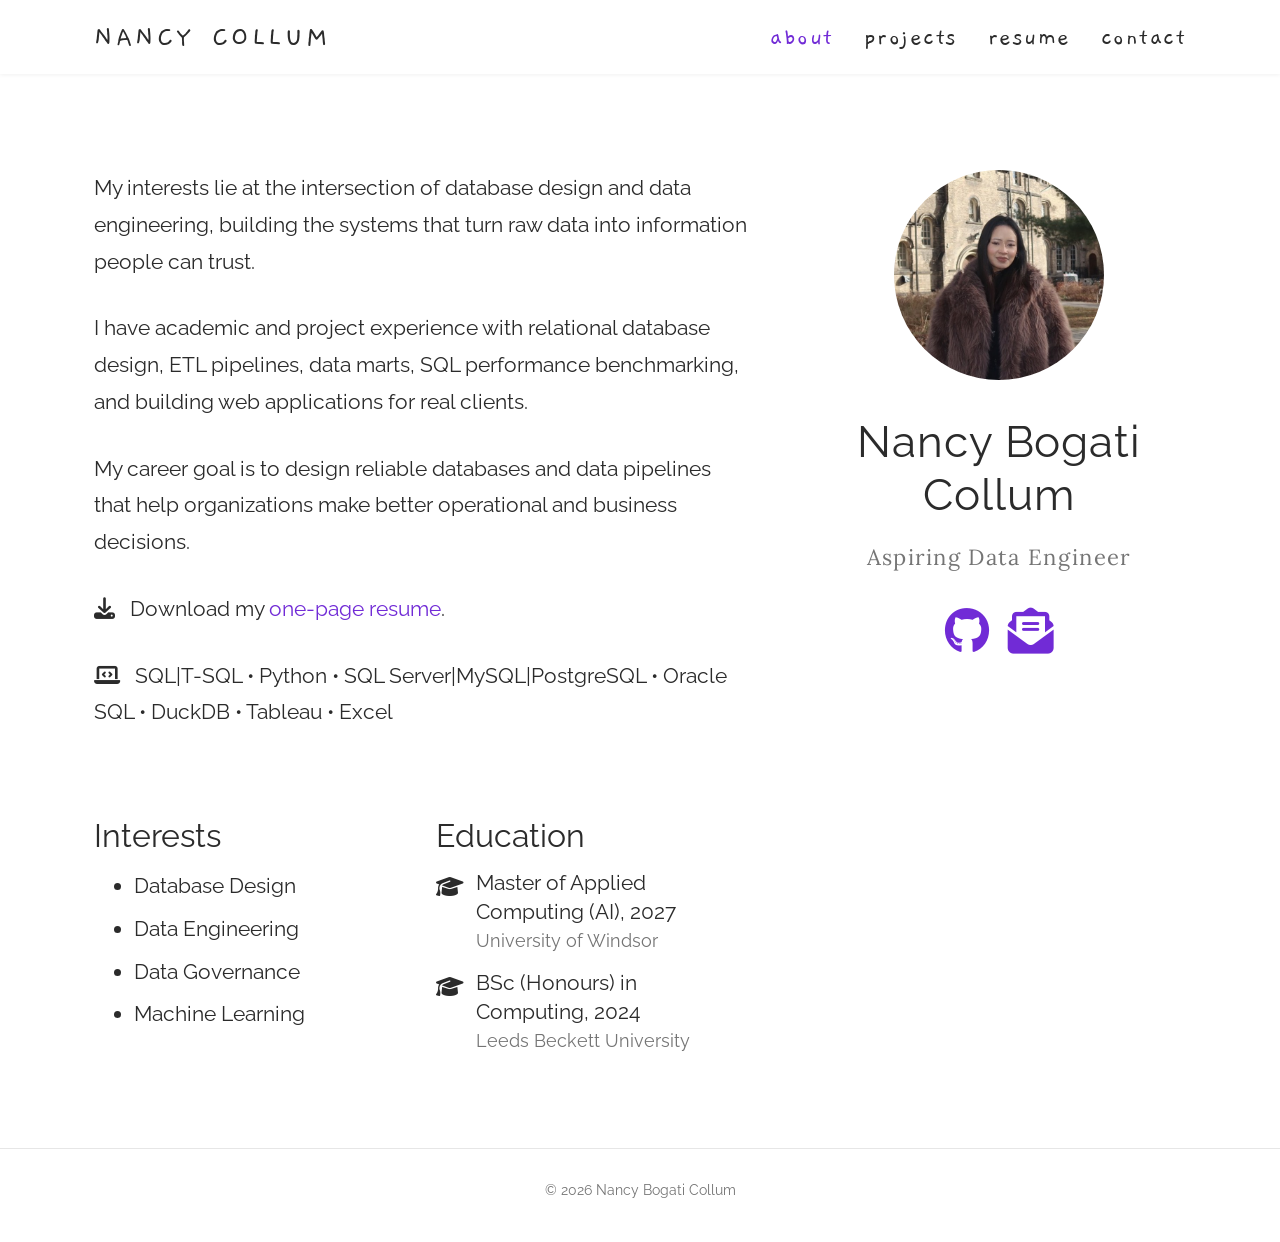
<file: index.html>
<!DOCTYPE html>
<html lang="en">
<head>
<meta charset="utf-8">
<meta name="viewport" content="width=device-width, initial-scale=1">
<title>Nancy Bogati Collum</title>
<meta name="description" content="Nancy Bogati Collum, Master of Applied Computing student at the University of Windsor. Database and data analytics projects.">
<meta name="theme-color" content="#712bd6">
<link rel="preconnect" href="https://fonts.googleapis.com">
<link rel="preconnect" href="https://fonts.gstatic.com" crossorigin>
<link href="https://fonts.googleapis.com/css2?family=Gaegu&family=Lora:ital@1&family=Raleway:wght@400;600&display=swap" rel="stylesheet">
<link rel="stylesheet" href="https://cdnjs.cloudflare.com/ajax/libs/font-awesome/6.5.1/css/all.min.css">
<link rel="stylesheet" href="style.css">
</head>
<body>
<header class="navbar"><div class="navbar-inner">
  <a class="brand" href="index.html">Nancy Collum</a>
  <nav class="nav" aria-label="Main">
    <a href="index.html" class="active" aria-current="page">about</a>
    <a href="projects.html">projects</a>
    <a href="assets/Nancy_Collum_Resume.pdf" target="_blank" rel="noopener">resume</a>
    <a href="contact.html">contact</a>
  </nav>
</div></header>
<main>
<section class="about">
  <div class="bio">
    <p>My interests lie at the intersection of database design and data engineering, building the systems that turn raw data into information people can trust.</p>
    <p>I have academic and project experience with relational database design, ETL pipelines, data marts, SQL performance benchmarking, and building web applications for real clients.</p>
    <p>My career goal is to design reliable databases and data pipelines that help organizations make better operational and business decisions.</p>
    <p class="meta-line"><i class="fas fa-download"></i> Download my <a href="assets/Nancy_Collum_Resume.pdf" target="_blank" rel="noopener">one-page resume</a>.</p>
    <p class="meta-line"><i class="fas fa-laptop-code"></i> SQL|T-SQL &bull; Python &bull; SQL Server|MySQL|PostgreSQL &bull; Oracle SQL &bull; DuckDB &bull; Tableau &bull; Excel</p>
    <div class="cols">
      <div>
        <h3>Interests</h3>
        <ul class="ul-interests">
          <li>Database Design</li>
          <li>Data Engineering</li>
          <li>Data Governance</li>
          <li>Machine Learning</li>
        </ul>
      </div>
      <div>
        <h3>Education</h3>
        <ul class="ul-edu">
          <li><i class="fas fa-graduation-cap"></i><div><p class="course">Master of Applied Computing (AI), 2027</p><p class="inst">University of Windsor</p></div></li>
          <li><i class="fas fa-graduation-cap"></i><div><p class="course">BSc (Honours) in Computing, 2024</p><p class="inst">Leeds Beckett University</p></div></li>
        </ul>
      </div>
    </div>
  </div>
  <div class="profile">
    <div class="avatar">
      <img src="assets/nancy.jpg" alt="Nancy Bogati Collum">
    </div>
    <h2>Nancy Bogati Collum</h2>
    <p class="role">Aspiring Data Engineer</p>
    <ul class="social">
      <li><a href="https://github.com/ncollum" target="_blank" rel="noopener" aria-label="GitHub"><i class="fab fa-github"></i></a></li>
      <li><a href="mailto:bogatic@uwindsor.ca" aria-label="Email"><i class="fas fa-envelope-open-text"></i></a></li>
    </ul>
  </div>
</section>
</main>
<footer>© 2026 Nancy Bogati Collum</footer>
</body>
</html>
</file>
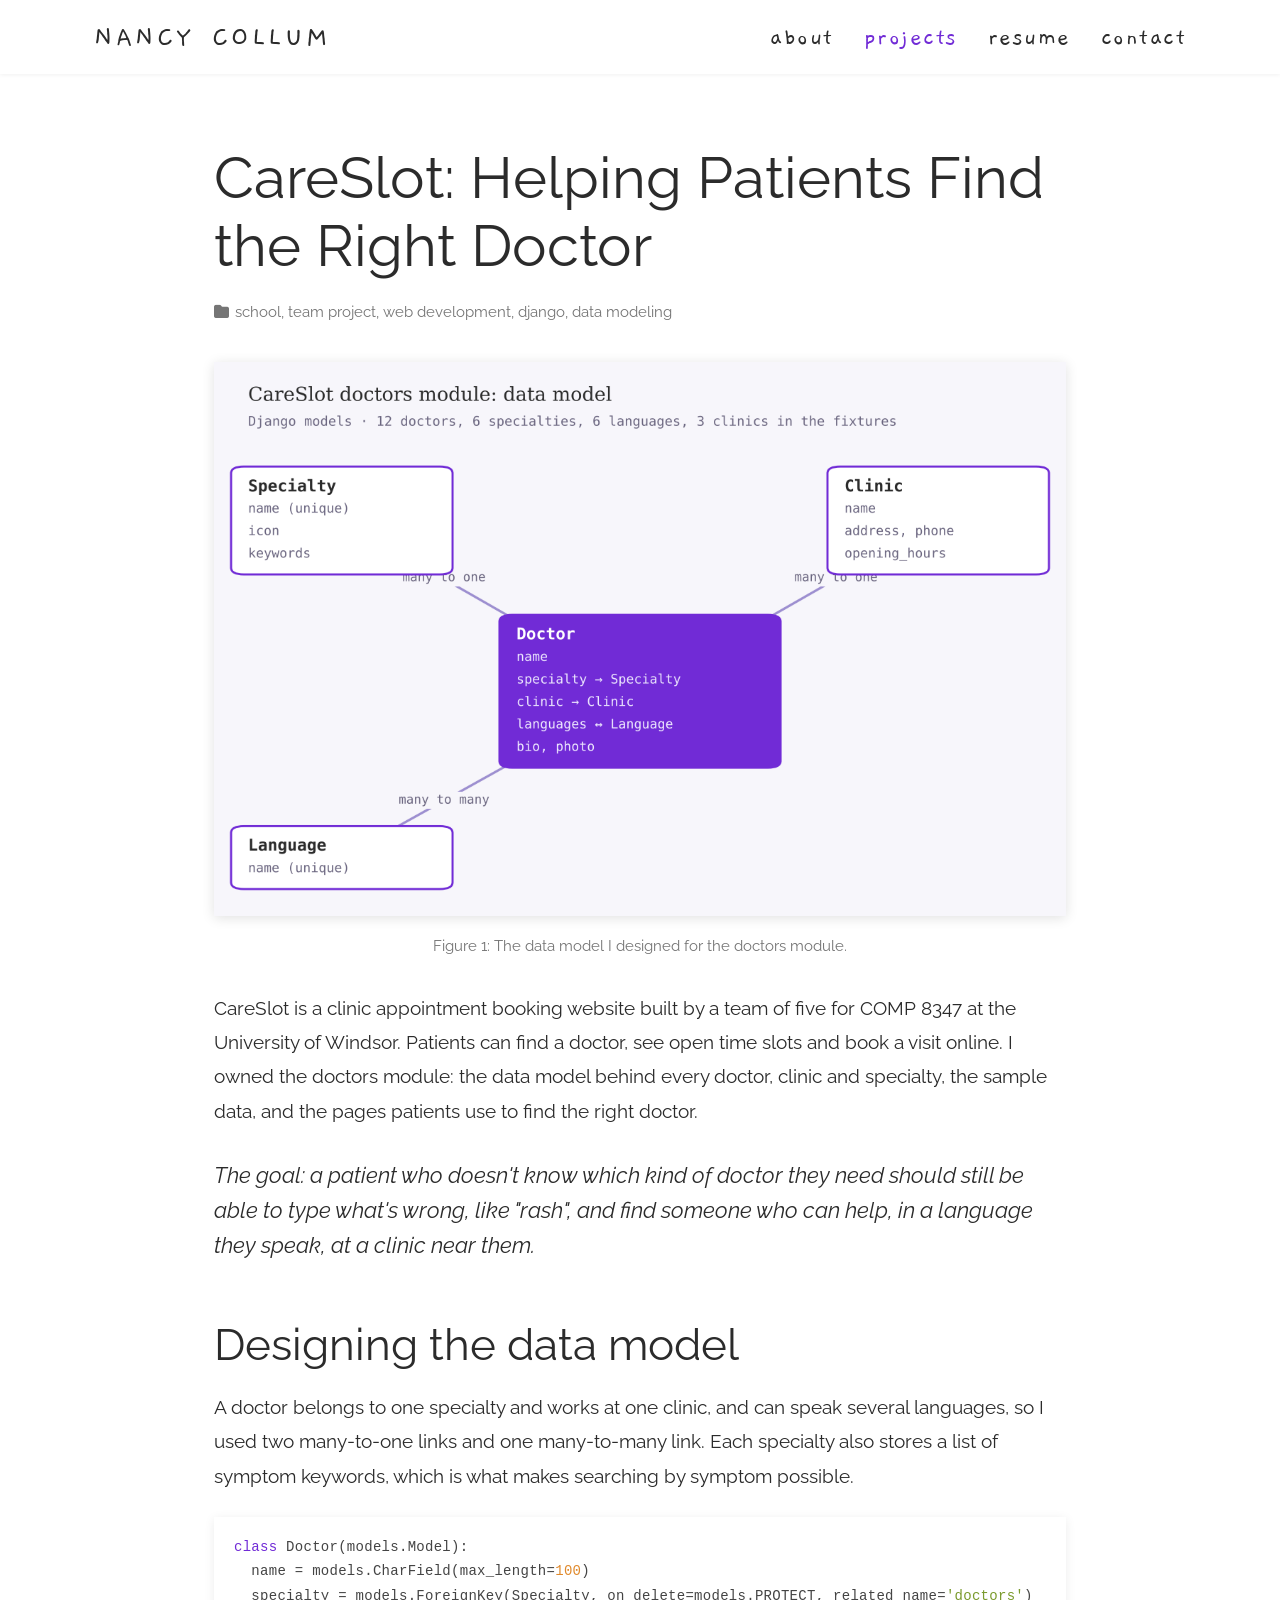
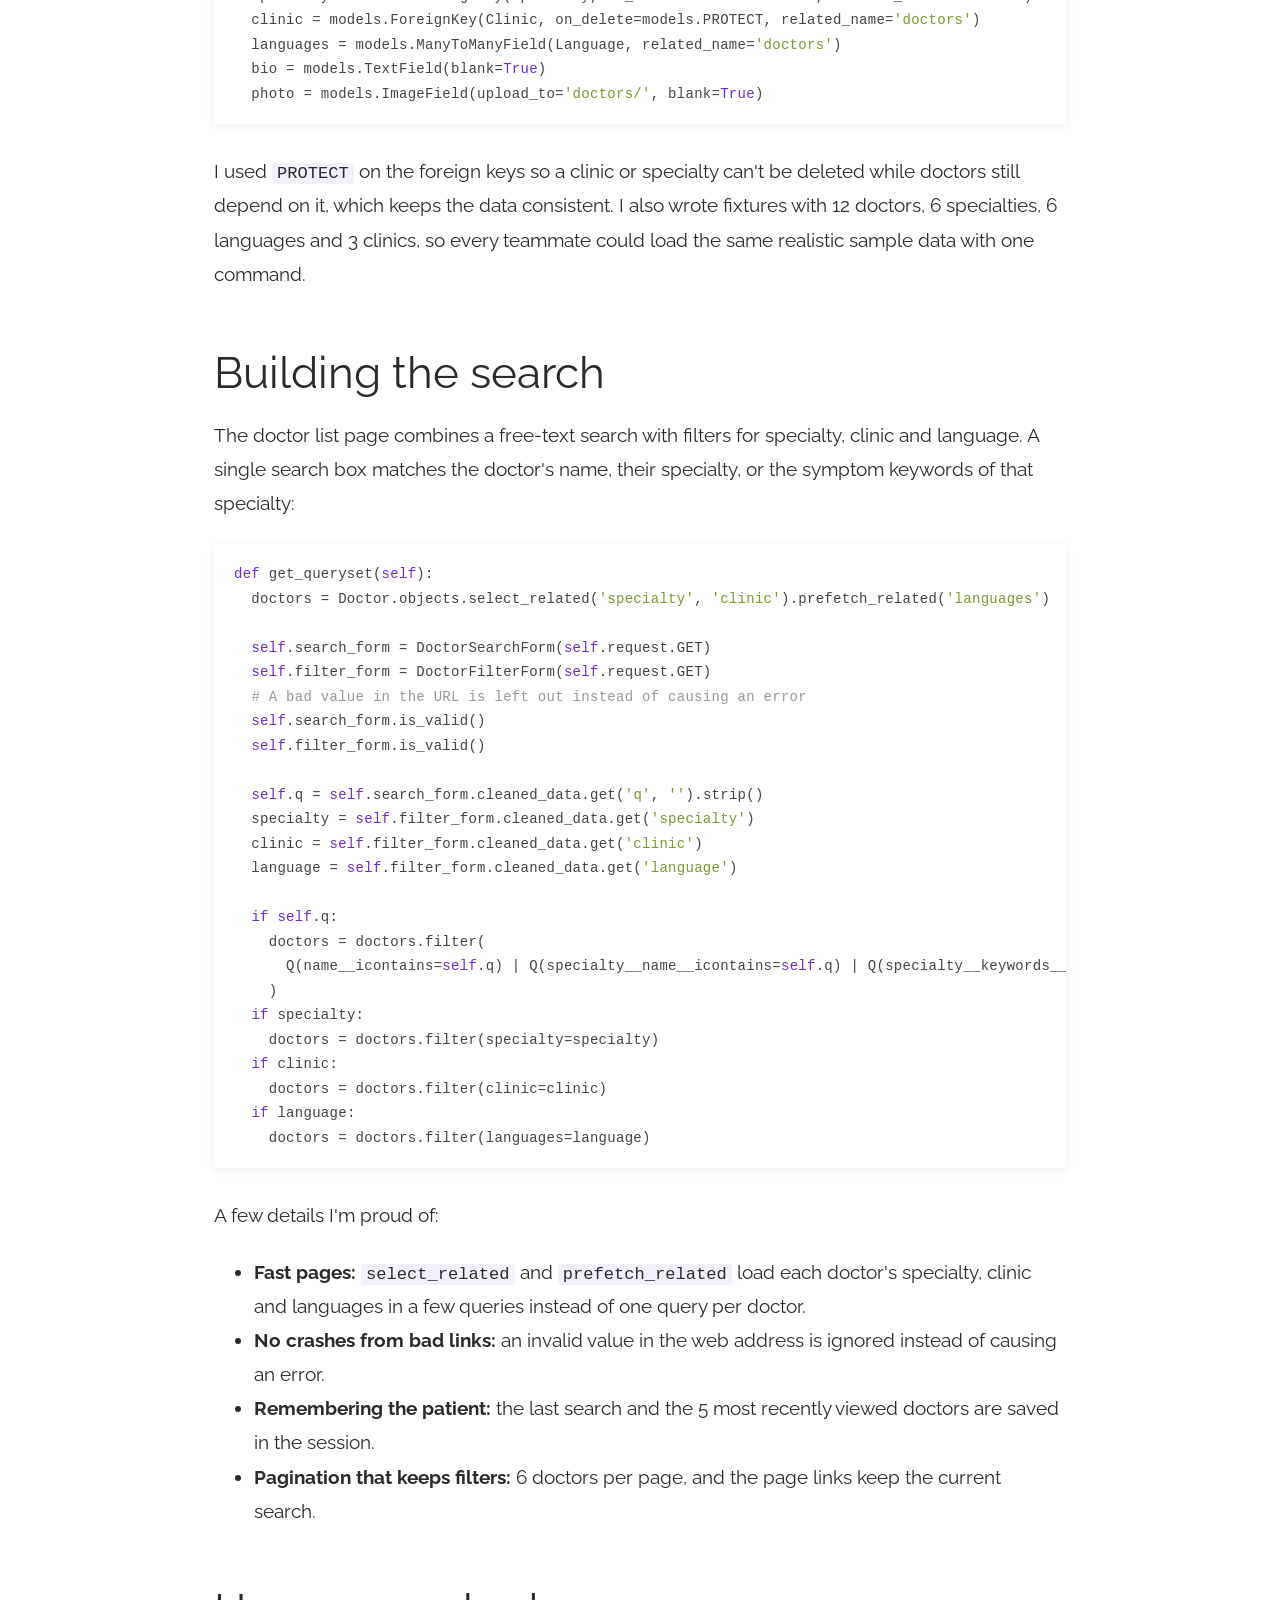
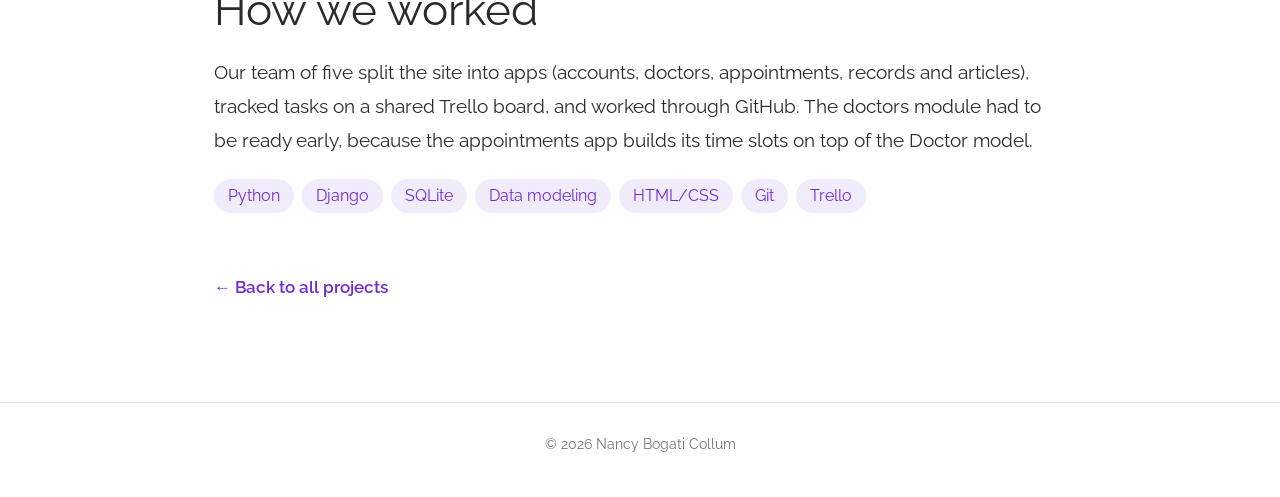
<file: projects/careslot/index.html>
<!DOCTYPE html>
<html lang="en">
<head>
<meta charset="utf-8">
<meta name="viewport" content="width=device-width, initial-scale=1">
<title>CareSlot: Helping Patients Find the Right Doctor | Nancy Bogati Collum</title>
<meta name="description" content="CareSlot: Helping Patients Find the Right Doctor, a project by Nancy Bogati Collum.">
<meta name="theme-color" content="#712bd6">
<link rel="preconnect" href="https://fonts.googleapis.com">
<link rel="preconnect" href="https://fonts.gstatic.com" crossorigin>
<link href="https://fonts.googleapis.com/css2?family=Gaegu&family=Lora:ital@1&family=Raleway:ital,wght@0,400;0,600;1,400&display=swap" rel="stylesheet">
<link rel="stylesheet" href="https://cdnjs.cloudflare.com/ajax/libs/font-awesome/6.5.1/css/all.min.css">
<link rel="stylesheet" href="../../style.css">

</head>
<body>
<header class="navbar"><div class="navbar-inner">
  <a class="brand" href="../../index.html">Nancy Collum</a>
  <nav class="nav" aria-label="Main">
    <a href="../../index.html">about</a>
    <a href="../../projects.html" class="active" aria-current="page">projects</a>
    <a href="../../assets/Nancy_Collum_Resume.pdf" target="_blank" rel="noopener">resume</a>
    <a href="../../contact.html">contact</a>
  </nav>
</div></header>
<main class="post">
<h1>CareSlot: Helping Patients Find the Right Doctor</h1>
<p class="meta"><i class="fas fa-folder"></i>school, team project, web development, django, data modeling</p>

<figure><img src="../../img/careslot/model.png" alt="Figure 1: The data model I designed for the doctors module."><figcaption>Figure 1: The data model I designed for the doctors module.</figcaption></figure>
<p>CareSlot is a clinic appointment booking website built by a team of five for COMP 8347 at the University of Windsor. Patients can find a doctor, see open time slots and book a visit online. I owned the doctors module: the data model behind every doctor, clinic and specialty, the sample data, and the pages patients use to find the right doctor.</p>
<p class="question">The goal: a patient who doesn't know which kind of doctor they need should still be able to type what's wrong, like "rash", and find someone who can help, in a language they speak, at a clinic near them.</p>

<h2>Designing the data model</h2>
<p>A doctor belongs to one specialty and works at one clinic, and can speak several languages, so I used two many-to-one links and one many-to-many link. Each specialty also stores a list of symptom keywords, which is what makes searching by symptom possible.</p>
<pre><code><span class="k">class</span> Doctor(models.Model):
  name = models.CharField(max_length=<span class="n">100</span>)
  specialty = models.ForeignKey(Specialty, on_delete=models.PROTECT, related_name=<span class="s">&#x27;doctors&#x27;</span>)
  clinic = models.ForeignKey(Clinic, on_delete=models.PROTECT, related_name=<span class="s">&#x27;doctors&#x27;</span>)
  languages = models.ManyToManyField(Language, related_name=<span class="s">&#x27;doctors&#x27;</span>)
  bio = models.TextField(blank=<span class="k">True</span>)
  photo = models.ImageField(upload_to=<span class="s">&#x27;doctors/&#x27;</span>, blank=<span class="k">True</span>)</code></pre>
<p>I used <code>PROTECT</code> on the foreign keys so a clinic or specialty can't be deleted while doctors still depend on it, which keeps the data consistent. I also wrote fixtures with 12 doctors, 6 specialties, 6 languages and 3 clinics, so every teammate could load the same realistic sample data with one command.</p>

<h2>Building the search</h2>
<p>The doctor list page combines a free-text search with filters for specialty, clinic and language. A single search box matches the doctor's name, their specialty, or the symptom keywords of that specialty:</p>
<pre><code><span class="k">def</span> get_queryset(<span class="k">self</span>):
  doctors = Doctor.objects.select_related(<span class="s">&#x27;specialty&#x27;</span>, <span class="s">&#x27;clinic&#x27;</span>).prefetch_related(<span class="s">&#x27;languages&#x27;</span>)

  <span class="k">self</span>.search_form = DoctorSearchForm(<span class="k">self</span>.request.GET)
  <span class="k">self</span>.filter_form = DoctorFilterForm(<span class="k">self</span>.request.GET)
  <span class="c"># A bad value in the URL is left out instead of causing an error</span>
  <span class="k">self</span>.search_form.is_valid()
  <span class="k">self</span>.filter_form.is_valid()

  <span class="k">self</span>.q = <span class="k">self</span>.search_form.cleaned_data.get(<span class="s">&#x27;q&#x27;</span>, <span class="s">&#x27;&#x27;</span>).strip()
  specialty = <span class="k">self</span>.filter_form.cleaned_data.get(<span class="s">&#x27;specialty&#x27;</span>)
  clinic = <span class="k">self</span>.filter_form.cleaned_data.get(<span class="s">&#x27;clinic&#x27;</span>)
  language = <span class="k">self</span>.filter_form.cleaned_data.get(<span class="s">&#x27;language&#x27;</span>)

  <span class="k">if</span> <span class="k">self</span>.q:
    doctors = doctors.filter(
      Q(name__icontains=<span class="k">self</span>.q) | Q(specialty__name__icontains=<span class="k">self</span>.q) | Q(specialty__keywords__icontains=<span class="k">self</span>.q)
    )
  <span class="k">if</span> specialty:
    doctors = doctors.filter(specialty=specialty)
  <span class="k">if</span> clinic:
    doctors = doctors.filter(clinic=clinic)
  <span class="k">if</span> language:
    doctors = doctors.filter(languages=language)</code></pre>
<p>A few details I'm proud of:</p>
<ul>
<li><b>Fast pages:</b> <code>select_related</code> and <code>prefetch_related</code> load each doctor's specialty, clinic and languages in a few queries instead of one query per doctor.</li>
<li><b>No crashes from bad links:</b> an invalid value in the web address is ignored instead of causing an error.</li>
<li><b>Remembering the patient:</b> the last search and the 5 most recently viewed doctors are saved in the session.</li>
<li><b>Pagination that keeps filters:</b> 6 doctors per page, and the page links keep the current search.</li>
</ul>

<h2>How we worked</h2>
<p>Our team of five split the site into apps (accounts, doctors, appointments, records and articles), tracked tasks on a shared Trello board, and worked through GitHub. The doctors module had to be ready early, because the appointments app builds its time slots on top of the Doctor model.</p>

<ul class="stack"><li>Python</li><li>Django</li><li>SQLite</li><li>Data modeling</li><li>HTML/CSS</li><li>Git</li><li>Trello</li></ul>

<a class="back" href="../../projects.html">&larr; Back to all projects</a>
</main>
<footer>© 2026 Nancy Bogati Collum</footer>

</body>
</html>
</file>
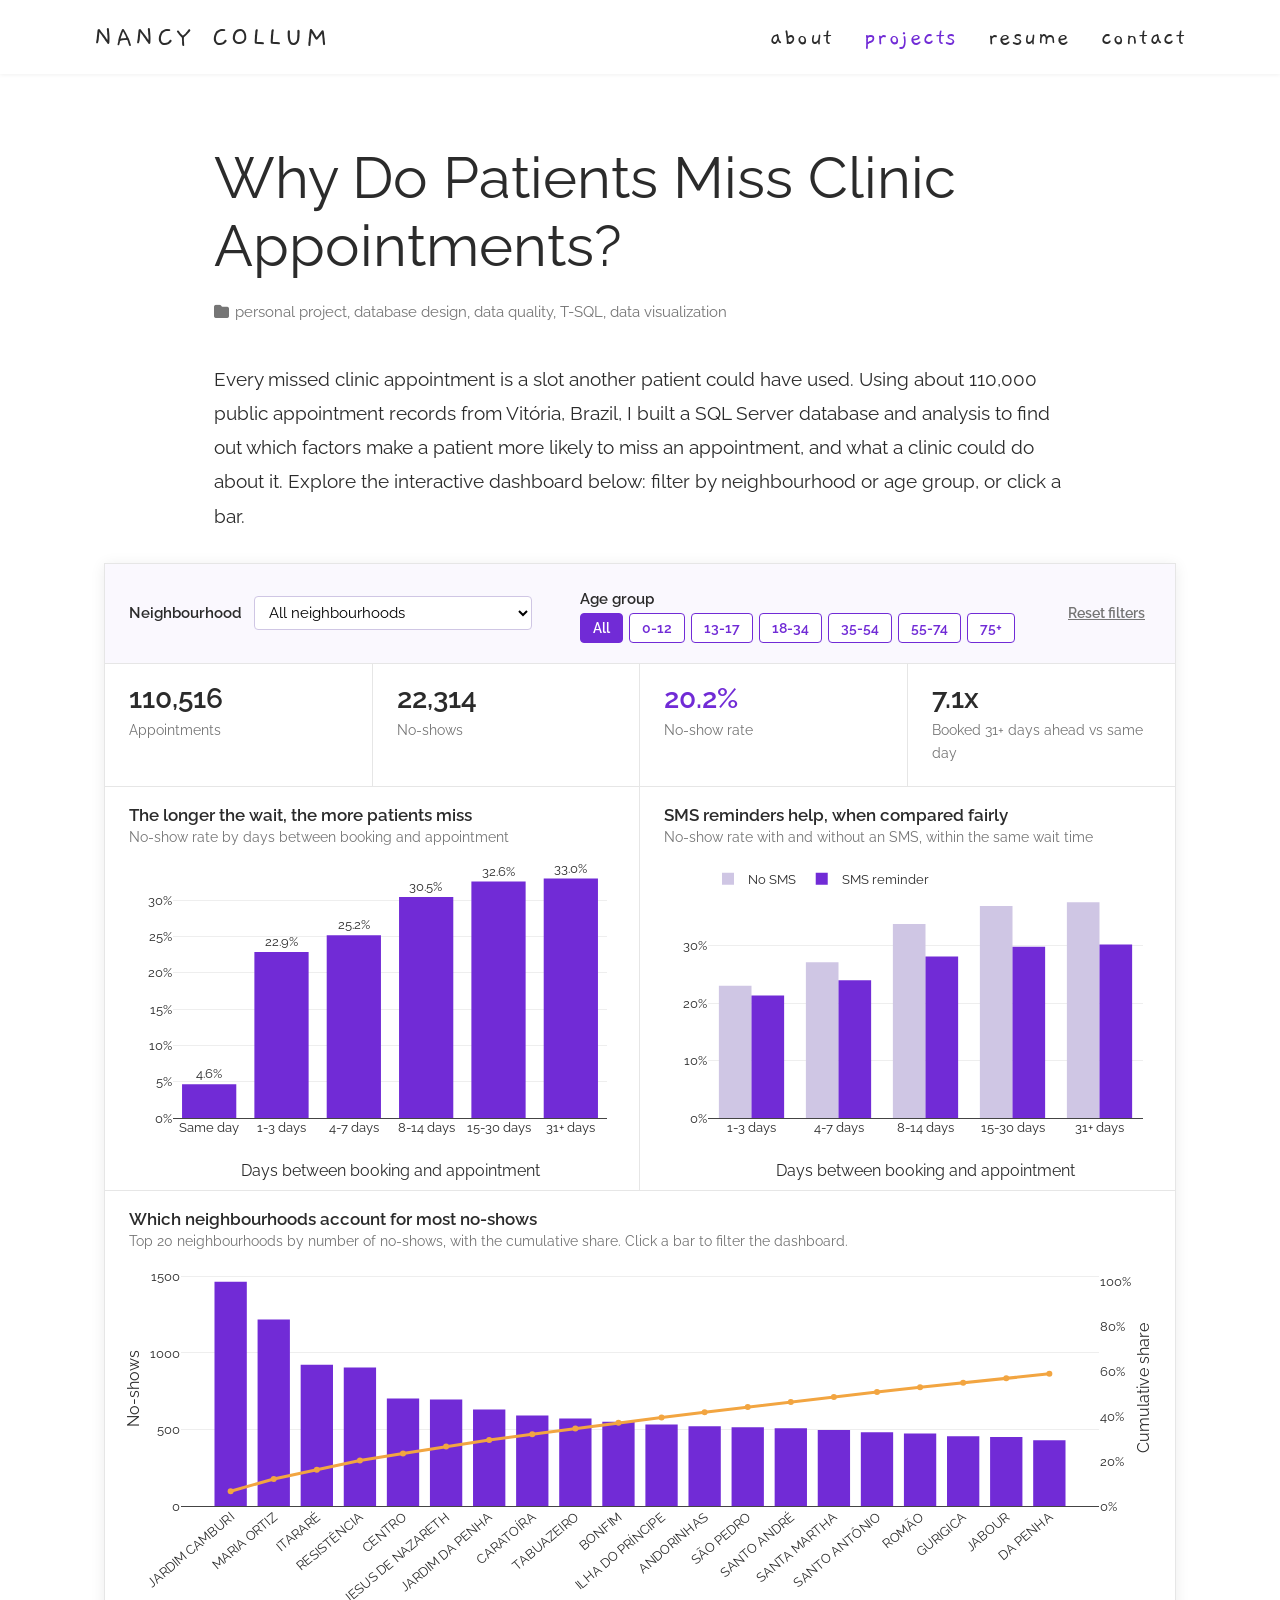
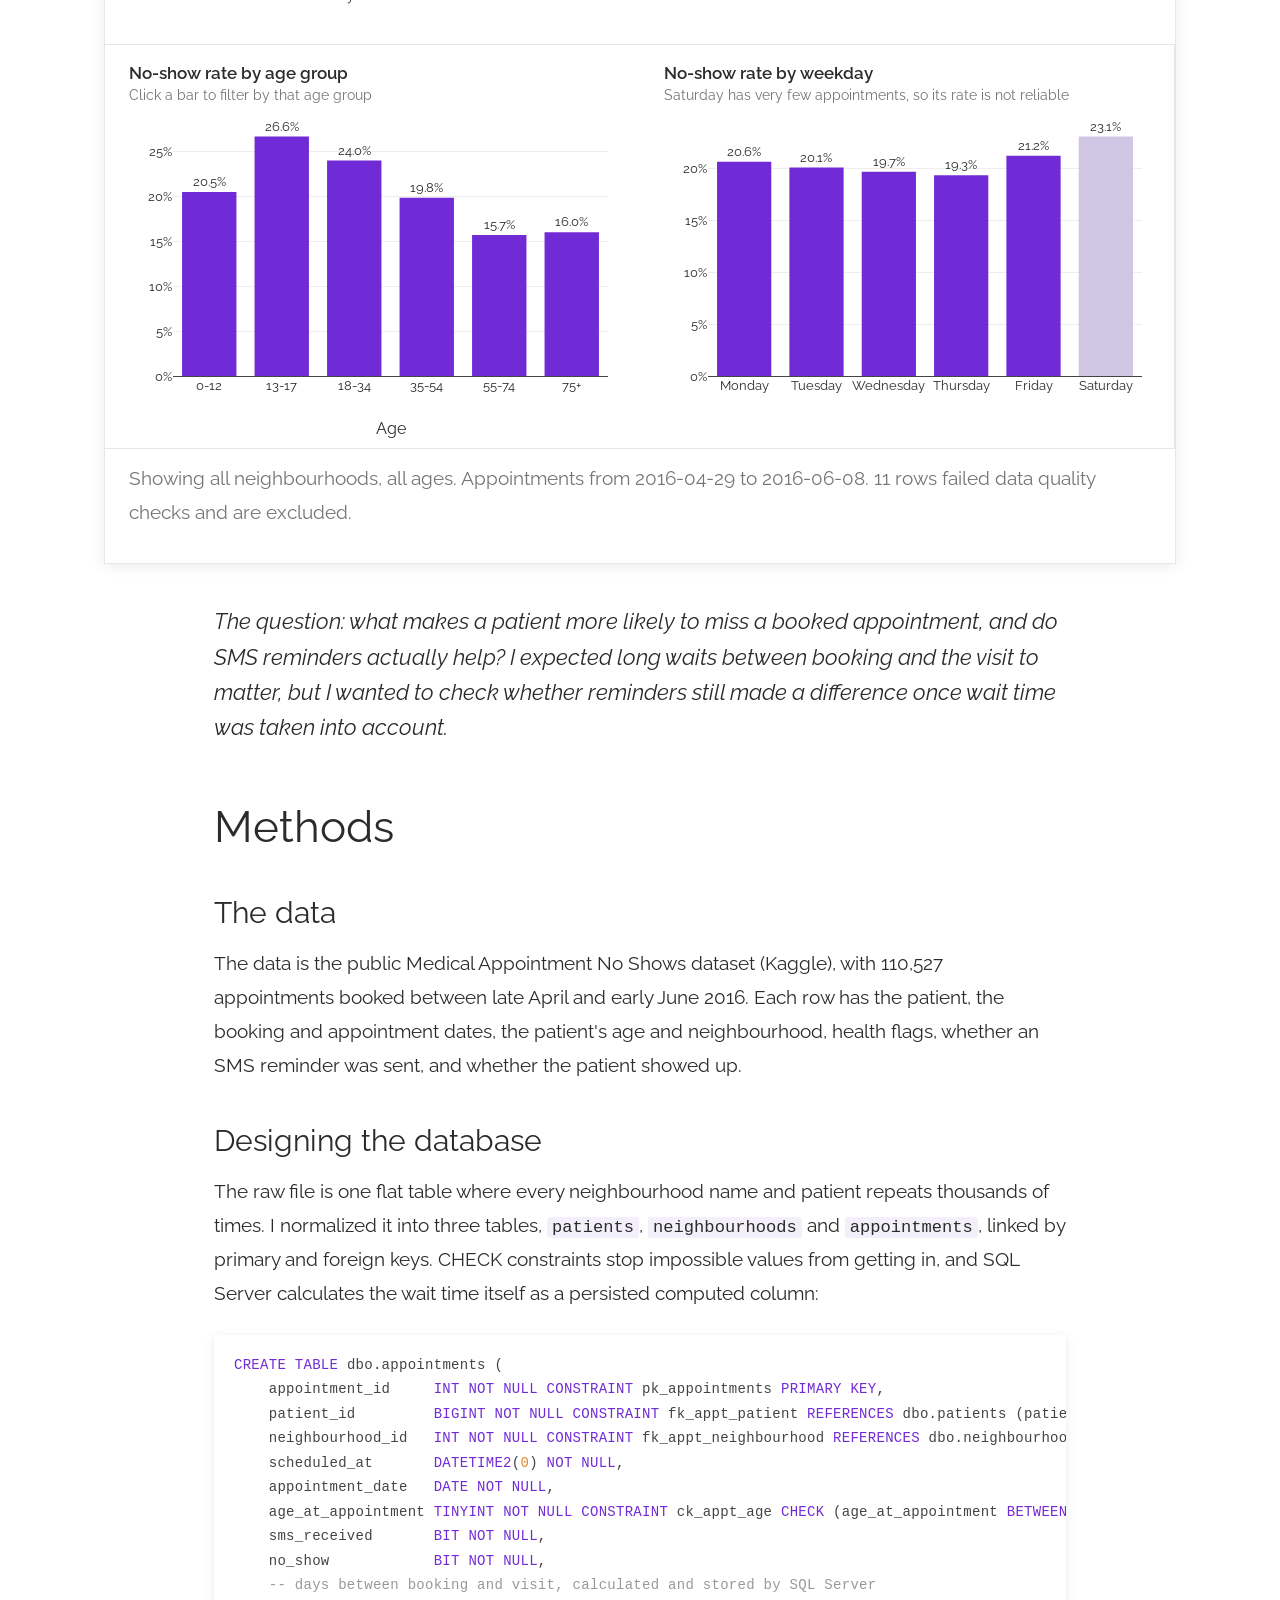
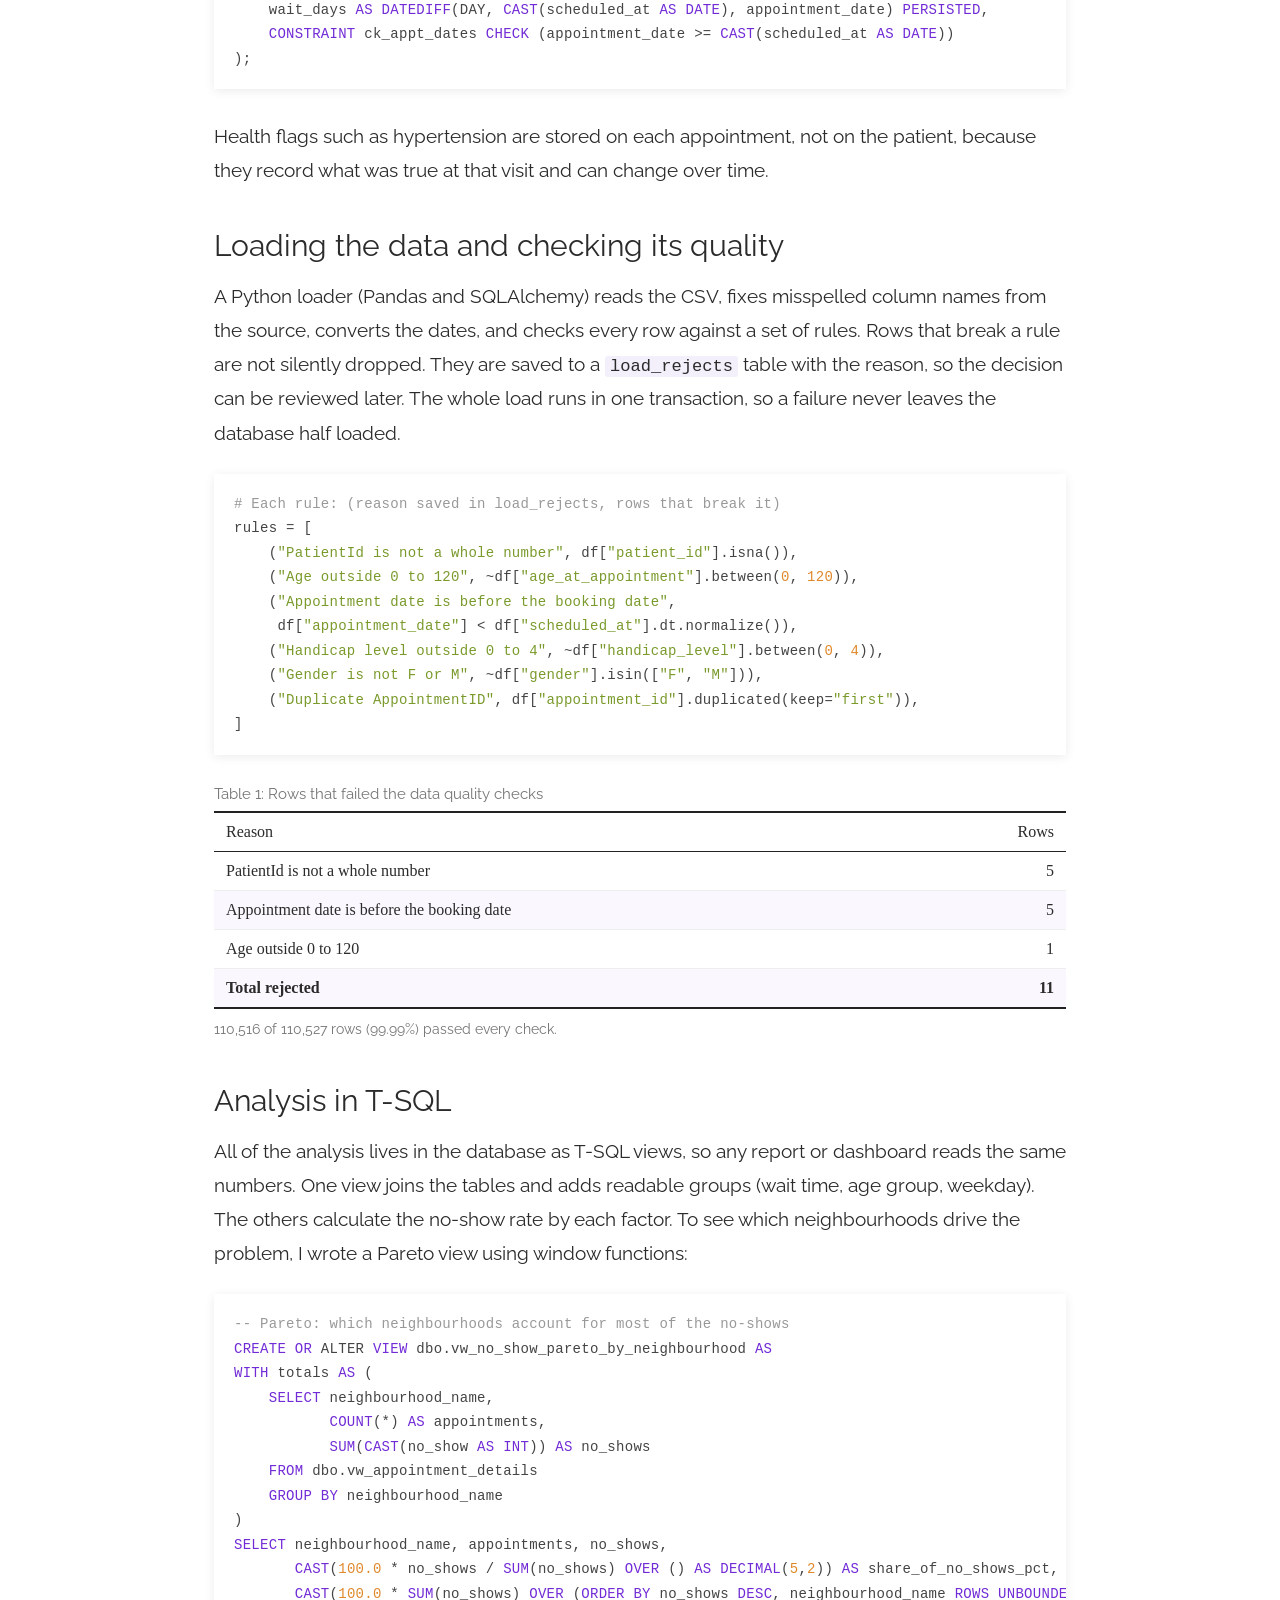
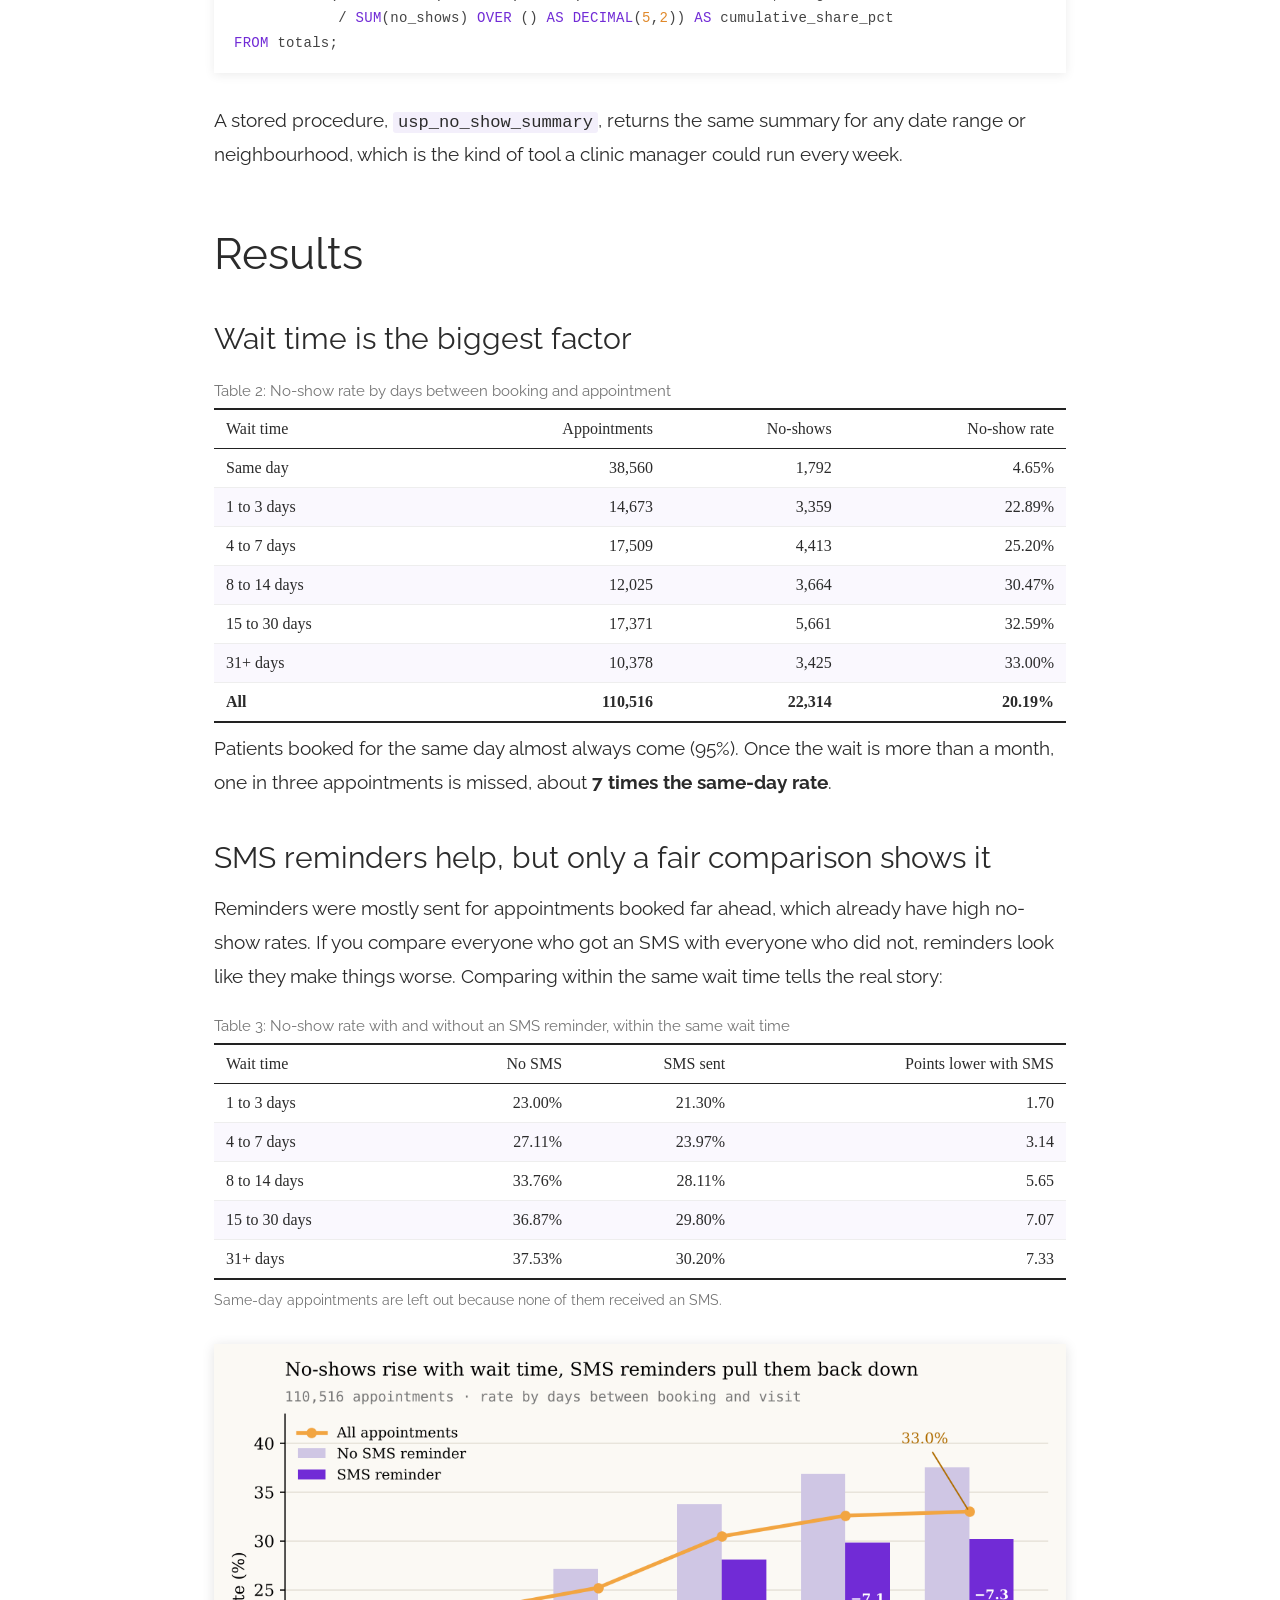
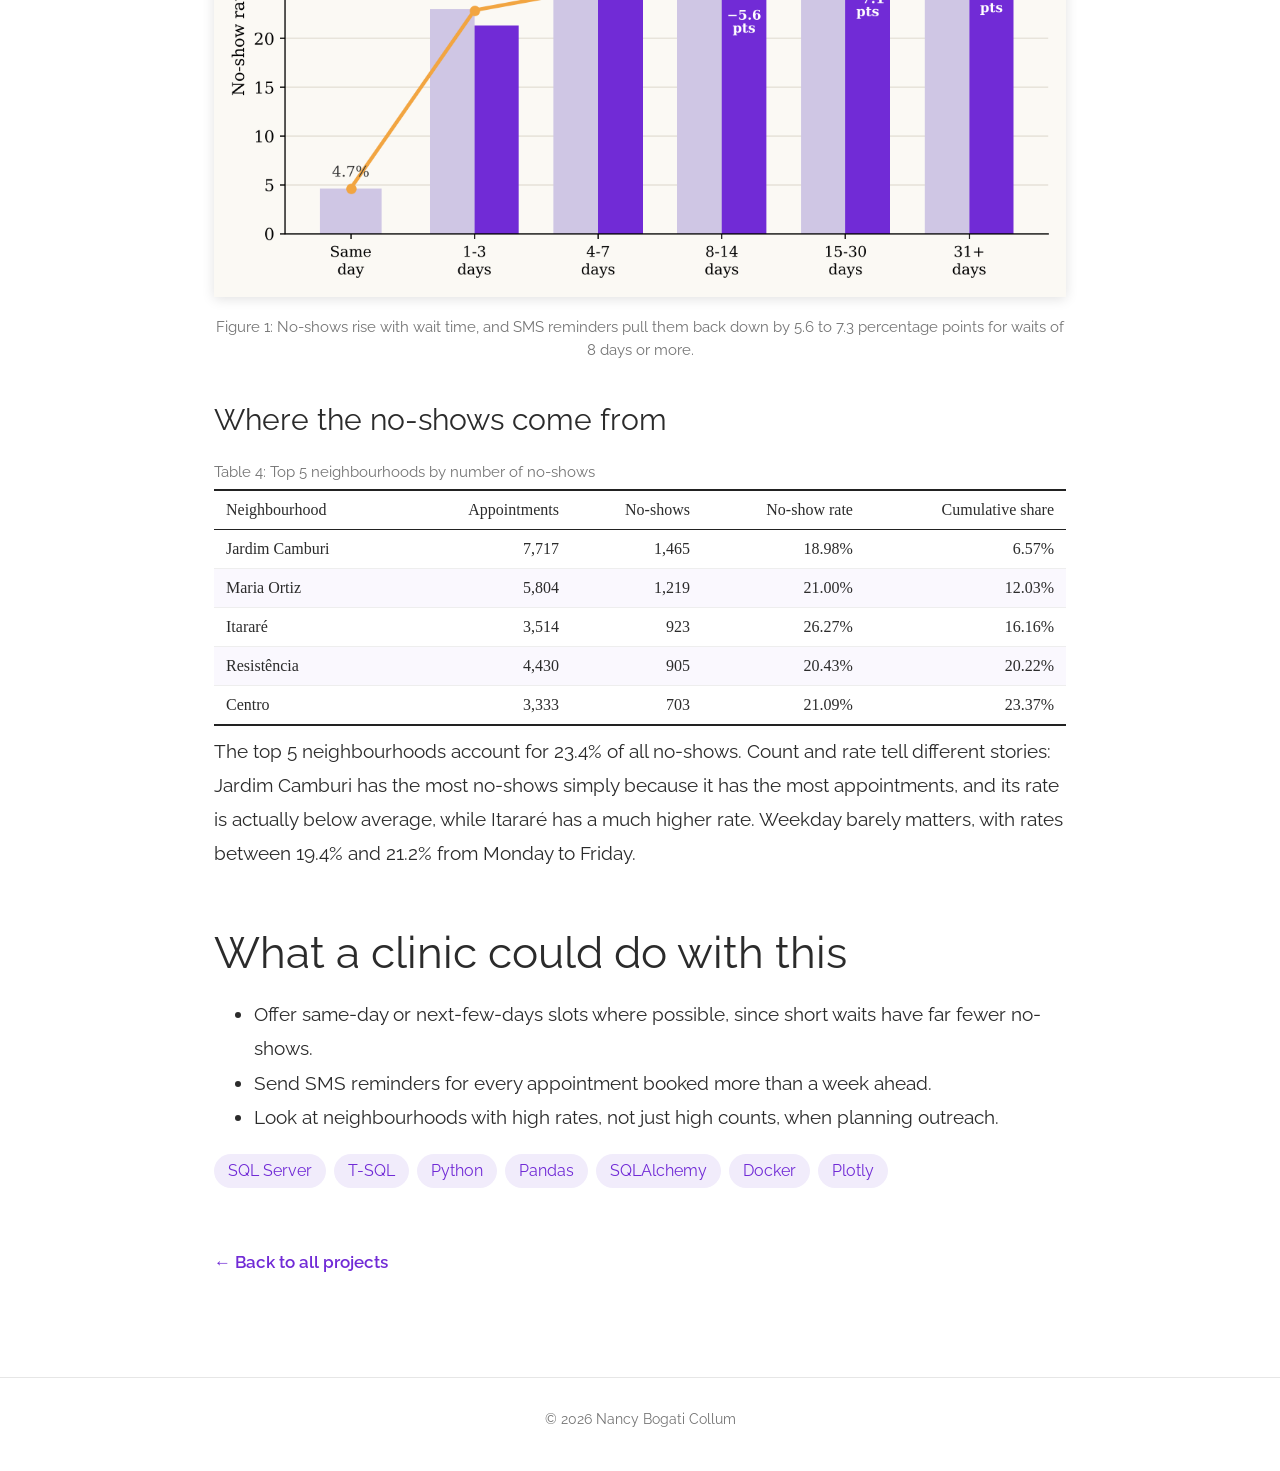
<file: projects/clinic-no-shows/index.html>
<!DOCTYPE html>
<html lang="en">
<head>
<meta charset="utf-8">
<meta name="viewport" content="width=device-width, initial-scale=1">
<title>Why Do Patients Miss Clinic Appointments? | Nancy Bogati Collum</title>
<meta name="description" content="Why Do Patients Miss Clinic Appointments?, a project by Nancy Bogati Collum.">
<meta name="theme-color" content="#712bd6">
<link rel="preconnect" href="https://fonts.googleapis.com">
<link rel="preconnect" href="https://fonts.gstatic.com" crossorigin>
<link href="https://fonts.googleapis.com/css2?family=Gaegu&family=Lora:ital@1&family=Raleway:ital,wght@0,400;0,600;1,400&display=swap" rel="stylesheet">
<link rel="stylesheet" href="https://cdnjs.cloudflare.com/ajax/libs/font-awesome/6.5.1/css/all.min.css">
<link rel="stylesheet" href="../../style.css">
<script src="https://cdn.plot.ly/plotly-2.35.2.min.js"></script>
<style>
  .dash{border:1px solid var(--line);box-shadow:0 2px 14px rgba(0,0,0,.08);background:#fff}
  .dash-bar{display:flex;flex-wrap:wrap;gap:14px 24px;align-items:center;justify-content:space-between;padding:20px 24px;border-bottom:1px solid var(--line);background:#faf8fe}
  .dash-bar label{font-weight:600;color:var(--ink);font-size:15px;margin-right:8px}
  .dash-bar select{font:inherit;font-size:15px;padding:6px 10px;border:1px solid #cfc6e4;border-radius:4px;background:#fff;min-width:230px}
  .pills{display:flex;flex-wrap:wrap;gap:6px}
  .pills button{font:600 14px "Raleway",sans-serif;border:1px solid var(--purple);background:#fff;color:var(--purple);padding:6px 12px;border-radius:4px;cursor:pointer}
  .pills button[aria-pressed="true"]{background:var(--purple);color:#fff}
  .reset{font:600 14px "Raleway",sans-serif;background:none;border:0;color:var(--muted);cursor:pointer;text-decoration:underline}
  .kpis{display:grid;grid-template-columns:repeat(4,1fr);border-bottom:1px solid var(--line)}
  .kpi{padding:20px 24px;border-right:1px solid var(--line)}
  .kpi:last-child{border-right:0}
  .kpi .v{font:600 32px/1.1 "Raleway",sans-serif;color:var(--ink)}
  .kpi .l{color:var(--muted);font-size:14px;margin-top:4px}
  .kpi .v.accent{color:var(--purple)}
  .charts{display:grid;grid-template-columns:1fr 1fr}
  .chart{padding:18px 16px 8px;border-right:1px solid var(--line);border-bottom:1px solid var(--line);min-width:0}
  .chart:nth-child(2n){border-right:0}
  .chart h2{font:600 17px "Raleway",sans-serif;color:var(--ink);margin:0 8px 2px}
  .chart p{font-size:14px;color:var(--muted);margin:0 8px 4px;line-height:1.5}
  .chart .plot{height:330px}
  .chart.wide{grid-column:1 / -1;border-right:0}
  .chart.wide .plot{height:380px}
  .note{font-size:13px;color:var(--muted);padding:12px 24px}
  @media (max-width:860px){.kpis{grid-template-columns:1fr 1fr}.kpi:nth-child(2){border-right:0}.charts{grid-template-columns:1fr}.chart{border-right:0}.body{font-size:18px}}
.post .dash{margin:30px 0 40px}.post .chart h2{font:600 17px "Raleway",sans-serif;margin:0 8px 2px}.post .chart p{font-size:14px;line-height:1.5;margin:0 8px 4px}.post .kpi .v{font-size:28px}@media (min-width:1000px){.post .dash{margin-left:-110px;margin-right:-110px}}</style>
</head>
<body>
<header class="navbar"><div class="navbar-inner">
  <a class="brand" href="../../index.html">Nancy Collum</a>
  <nav class="nav" aria-label="Main">
    <a href="../../index.html">about</a>
    <a href="../../projects.html" class="active" aria-current="page">projects</a>
    <a href="../../assets/Nancy_Collum_Resume.pdf" target="_blank" rel="noopener">resume</a>
    <a href="../../contact.html">contact</a>
  </nav>
</div></header>
<main class="post">
<h1>Why Do Patients Miss Clinic Appointments?</h1>
<p class="meta"><i class="fas fa-folder"></i>personal project, database design, data quality, T-SQL, data visualization</p>

<p>Every missed clinic appointment is a slot another patient could have used. Using about 110,000 public appointment records from Vitória, Brazil, I built a SQL Server database and analysis to find out which factors make a patient more likely to miss an appointment, and what a clinic could do about it. Explore the interactive dashboard below: filter by neighbourhood or age group, or click a bar.</p>
<section class="dash" aria-label="Interactive dashboard">
    <div class="dash-bar">
      <div>
        <label for="nb">Neighbourhood</label>
        <select id="nb"><option value="-1">All neighbourhoods</option></select>
      </div>
      <div>
        <label>Age group</label>
        <div class="pills" id="ages" role="group" aria-label="Age group"></div>
      </div>
      <button type="button" class="reset" id="reset">Reset filters</button>
    </div>

    <div class="kpis">
      <div class="kpi"><div class="v" id="k-appts">0</div><div class="l">Appointments</div></div>
      <div class="kpi"><div class="v" id="k-ns">0</div><div class="l">No-shows</div></div>
      <div class="kpi"><div class="v accent" id="k-rate">0%</div><div class="l">No-show rate</div></div>
      <div class="kpi"><div class="v" id="k-gap">0x</div><div class="l">Booked 31+ days ahead vs same day</div></div>
    </div>

    <div class="charts">
      <div class="chart">
        <h2>The longer the wait, the more patients miss</h2>
        <p>No-show rate by days between booking and appointment</p>
        <div class="plot" id="c-wait"></div>
      </div>
      <div class="chart">
        <h2>SMS reminders help, when compared fairly</h2>
        <p>No-show rate with and without an SMS, within the same wait time</p>
        <div class="plot" id="c-sms"></div>
      </div>
      <div class="chart wide">
        <h2>Which neighbourhoods account for most no-shows</h2>
        <p>Top 20 neighbourhoods by number of no-shows, with the cumulative share. Click a bar to filter the dashboard.</p>
        <div class="plot" id="c-pareto"></div>
      </div>
      <div class="chart">
        <h2>No-show rate by age group</h2>
        <p>Click a bar to filter by that age group</p>
        <div class="plot" id="c-age"></div>
      </div>
      <div class="chart">
        <h2>No-show rate by weekday</h2>
        <p>Saturday has very few appointments, so its rate is not reliable</p>
        <div class="plot" id="c-day"></div>
      </div>
    </div>
    <p class="note" id="note"></p>
  </section>
<p class="question">The question: what makes a patient more likely to miss a booked appointment, and do SMS reminders actually help? I expected long waits between booking and the visit to matter, but I wanted to check whether reminders still made a difference once wait time was taken into account.</p>

<h2>Methods</h2>
<h3>The data</h3>
<p>The data is the public Medical Appointment No Shows dataset (Kaggle), with 110,527 appointments booked between late April and early June 2016. Each row has the patient, the booking and appointment dates, the patient's age and neighbourhood, health flags, whether an SMS reminder was sent, and whether the patient showed up.</p>
<h3>Designing the database</h3>
<p>The raw file is one flat table where every neighbourhood name and patient repeats thousands of times. I normalized it into three tables, <code>patients</code>, <code>neighbourhoods</code> and <code>appointments</code>, linked by primary and foreign keys. CHECK constraints stop impossible values from getting in, and SQL Server calculates the wait time itself as a persisted computed column:</p>
<pre><code><span class="k">CREATE</span> <span class="k">TABLE</span> dbo.appointments (
    appointment_id     <span class="k">INT</span> <span class="k">NOT NULL</span> <span class="k">CONSTRAINT</span> pk_appointments <span class="k">PRIMARY KEY</span>,
    patient_id         <span class="k">BIGINT</span> <span class="k">NOT NULL</span> <span class="k">CONSTRAINT</span> fk_appt_patient <span class="k">REFERENCES</span> dbo.patients (patient_id),
    neighbourhood_id   <span class="k">INT</span> <span class="k">NOT NULL</span> <span class="k">CONSTRAINT</span> fk_appt_neighbourhood <span class="k">REFERENCES</span> dbo.neighbourhoods (neighbourhood_id),
    scheduled_at       <span class="k">DATETIME2</span>(<span class="n">0</span>) <span class="k">NOT NULL</span>,
    appointment_date   <span class="k">DATE</span> <span class="k">NOT NULL</span>,
    age_at_appointment <span class="k">TINYINT</span> <span class="k">NOT NULL</span> <span class="k">CONSTRAINT</span> ck_appt_age <span class="k">CHECK</span> (age_at_appointment <span class="k">BETWEEN</span> <span class="n">0</span> <span class="k">AND</span> <span class="n">120</span>),
    sms_received       <span class="k">BIT</span> <span class="k">NOT NULL</span>,
    no_show            <span class="k">BIT</span> <span class="k">NOT NULL</span>,
    <span class="c">-- days between booking and visit, calculated and stored by SQL Server</span>
    wait_days <span class="k">AS</span> <span class="k">DATEDIFF</span>(DAY, <span class="k">CAST</span>(scheduled_at <span class="k">AS</span> <span class="k">DATE</span>), appointment_date) <span class="k">PERSISTED</span>,
    <span class="k">CONSTRAINT</span> ck_appt_dates <span class="k">CHECK</span> (appointment_date &gt;= <span class="k">CAST</span>(scheduled_at <span class="k">AS</span> <span class="k">DATE</span>))
);</code></pre>
<p>Health flags such as hypertension are stored on each appointment, not on the patient, because they record what was true at that visit and can change over time.</p>
<h3>Loading the data and checking its quality</h3>
<p>A Python loader (Pandas and SQLAlchemy) reads the CSV, fixes misspelled column names from the source, converts the dates, and checks every row against a set of rules. Rows that break a rule are not silently dropped. They are saved to a <code>load_rejects</code> table with the reason, so the decision can be reviewed later. The whole load runs in one transaction, so a failure never leaves the database half loaded.</p>
<pre><code><span class="c"># Each rule: (reason saved in load_rejects, rows that break it)</span>
rules = [
    (<span class="s">&quot;PatientId is not a whole number&quot;</span>, df[<span class="s">&quot;patient_id&quot;</span>].isna()),
    (<span class="s">&quot;Age outside 0 to 120&quot;</span>, ~df[<span class="s">&quot;age_at_appointment&quot;</span>].between(<span class="n">0</span>, <span class="n">120</span>)),
    (<span class="s">&quot;Appointment date is before the booking date&quot;</span>,
     df[<span class="s">&quot;appointment_date&quot;</span>] &lt; df[<span class="s">&quot;scheduled_at&quot;</span>].dt.normalize()),
    (<span class="s">&quot;Handicap level outside 0 to 4&quot;</span>, ~df[<span class="s">&quot;handicap_level&quot;</span>].between(<span class="n">0</span>, <span class="n">4</span>)),
    (<span class="s">&quot;Gender is not F or M&quot;</span>, ~df[<span class="s">&quot;gender&quot;</span>].isin([<span class="s">&quot;F&quot;</span>, <span class="s">&quot;M&quot;</span>])),
    (<span class="s">&quot;Duplicate AppointmentID&quot;</span>, df[<span class="s">&quot;appointment_id&quot;</span>].duplicated(keep=<span class="s">&quot;first&quot;</span>)),
]</code></pre>
<table><caption>Table 1: Rows that failed the data quality checks</caption><thead><tr><th>Reason</th><th>Rows</th></tr></thead><tbody><tr><td>PatientId is not a whole number</td><td>5</td></tr><tr><td>Appointment date is before the booking date</td><td>5</td></tr><tr><td>Age outside 0 to 120</td><td>1</td></tr><tr><td><b>Total rejected</b></td><td><b>11</b></td></tr></tbody></table><p class="table-note">110,516 of 110,527 rows (99.99%) passed every check.</p>
<h3>Analysis in T-SQL</h3>
<p>All of the analysis lives in the database as T-SQL views, so any report or dashboard reads the same numbers. One view joins the tables and adds readable groups (wait time, age group, weekday). The others calculate the no-show rate by each factor. To see which neighbourhoods drive the problem, I wrote a Pareto view using window functions:</p>
<pre><code><span class="c">-- Pareto: which neighbourhoods account for most of the no-shows</span>
<span class="k">CREATE</span> <span class="k">OR</span> ALTER <span class="k">VIEW</span> dbo.vw_no_show_pareto_by_neighbourhood <span class="k">AS</span>
<span class="k">WITH</span> totals <span class="k">AS</span> (
    <span class="k">SELECT</span> neighbourhood_name,
           <span class="k">COUNT</span>(*) <span class="k">AS</span> appointments,
           <span class="k">SUM</span>(<span class="k">CAST</span>(no_show <span class="k">AS</span> <span class="k">INT</span>)) <span class="k">AS</span> no_shows
    <span class="k">FROM</span> dbo.vw_appointment_details
    <span class="k">GROUP BY</span> neighbourhood_name
)
<span class="k">SELECT</span> neighbourhood_name, appointments, no_shows,
       <span class="k">CAST</span>(<span class="n">100.0</span> * no_shows / <span class="k">SUM</span>(no_shows) <span class="k">OVER</span> () <span class="k">AS</span> <span class="k">DECIMAL</span>(<span class="n">5</span>,<span class="n">2</span>)) <span class="k">AS</span> share_of_no_shows_pct,
       <span class="k">CAST</span>(<span class="n">100.0</span> * <span class="k">SUM</span>(no_shows) <span class="k">OVER</span> (<span class="k">ORDER BY</span> no_shows <span class="k">DESC</span>, neighbourhood_name <span class="k">ROWS UNBOUNDED PRECEDING</span>)
            / <span class="k">SUM</span>(no_shows) <span class="k">OVER</span> () <span class="k">AS</span> <span class="k">DECIMAL</span>(<span class="n">5</span>,<span class="n">2</span>)) <span class="k">AS</span> cumulative_share_pct
<span class="k">FROM</span> totals;</code></pre>
<p>A stored procedure, <code>usp_no_show_summary</code>, returns the same summary for any date range or neighbourhood, which is the kind of tool a clinic manager could run every week.</p>

<h2>Results</h2>
<h3>Wait time is the biggest factor</h3>
<table><caption>Table 2: No-show rate by days between booking and appointment</caption><thead><tr><th>Wait time</th><th>Appointments</th><th>No-shows</th><th>No-show rate</th></tr></thead><tbody><tr><td>Same day</td><td>38,560</td><td>1,792</td><td>4.65%</td></tr><tr><td>1 to 3 days</td><td>14,673</td><td>3,359</td><td>22.89%</td></tr><tr><td>4 to 7 days</td><td>17,509</td><td>4,413</td><td>25.20%</td></tr><tr><td>8 to 14 days</td><td>12,025</td><td>3,664</td><td>30.47%</td></tr><tr><td>15 to 30 days</td><td>17,371</td><td>5,661</td><td>32.59%</td></tr><tr><td>31+ days</td><td>10,378</td><td>3,425</td><td>33.00%</td></tr><tr><td><b>All</b></td><td><b>110,516</b></td><td><b>22,314</b></td><td><b>20.19%</b></td></tr></tbody></table>
<p>Patients booked for the same day almost always come (95%). Once the wait is more than a month, one in three appointments is missed, about <b>7 times the same-day rate</b>.</p>
<h3>SMS reminders help, but only a fair comparison shows it</h3>
<p>Reminders were mostly sent for appointments booked far ahead, which already have high no-show rates. If you compare everyone who got an SMS with everyone who did not, reminders look like they make things worse. Comparing within the same wait time tells the real story:</p>
<table><caption>Table 3: No-show rate with and without an SMS reminder, within the same wait time</caption><thead><tr><th>Wait time</th><th>No SMS</th><th>SMS sent</th><th>Points lower with SMS</th></tr></thead><tbody><tr><td>1 to 3 days</td><td>23.00%</td><td>21.30%</td><td>1.70</td></tr><tr><td>4 to 7 days</td><td>27.11%</td><td>23.97%</td><td>3.14</td></tr><tr><td>8 to 14 days</td><td>33.76%</td><td>28.11%</td><td>5.65</td></tr><tr><td>15 to 30 days</td><td>36.87%</td><td>29.80%</td><td>7.07</td></tr><tr><td>31+ days</td><td>37.53%</td><td>30.20%</td><td>7.33</td></tr></tbody></table><p class="table-note">Same-day appointments are left out because none of them received an SMS.</p>
<figure><img src="../../img/clinic-no-shows.png" alt="Figure 1: No-shows rise with wait time, and SMS reminders pull them back down by 5.6 to 7.3 percentage points for waits of 8 days or more."><figcaption>Figure 1: No-shows rise with wait time, and SMS reminders pull them back down by 5.6 to 7.3 percentage points for waits of 8 days or more.</figcaption></figure>
<h3>Where the no-shows come from</h3>
<table><caption>Table 4: Top 5 neighbourhoods by number of no-shows</caption><thead><tr><th>Neighbourhood</th><th>Appointments</th><th>No-shows</th><th>No-show rate</th><th>Cumulative share</th></tr></thead><tbody><tr><td>Jardim Camburi</td><td>7,717</td><td>1,465</td><td>18.98%</td><td>6.57%</td></tr><tr><td>Maria Ortiz</td><td>5,804</td><td>1,219</td><td>21.00%</td><td>12.03%</td></tr><tr><td>Itararé</td><td>3,514</td><td>923</td><td>26.27%</td><td>16.16%</td></tr><tr><td>Resistência</td><td>4,430</td><td>905</td><td>20.43%</td><td>20.22%</td></tr><tr><td>Centro</td><td>3,333</td><td>703</td><td>21.09%</td><td>23.37%</td></tr></tbody></table>
<p>The top 5 neighbourhoods account for 23.4% of all no-shows. Count and rate tell different stories: Jardim Camburi has the most no-shows simply because it has the most appointments, and its rate is actually below average, while Itararé has a much higher rate. Weekday barely matters, with rates between 19.4% and 21.2% from Monday to Friday.</p>

<h2>What a clinic could do with this</h2>
<ul>
<li>Offer same-day or next-few-days slots where possible, since short waits have far fewer no-shows.</li>
<li>Send SMS reminders for every appointment booked more than a week ahead.</li>
<li>Look at neighbourhoods with high rates, not just high counts, when planning outreach.</li>
</ul>

<ul class="stack"><li>SQL Server</li><li>T-SQL</li><li>Python</li><li>Pandas</li><li>SQLAlchemy</li><li>Docker</li><li>Plotly</li></ul>

<a class="back" href="../../projects.html">&larr; Back to all projects</a>
</main>
<footer>© 2026 Nancy Bogati Collum</footer>
<script>
const PURPLE = "#712bd6", ORANGE = "#f2a541", GREY = "#cfc6e4", INK = "#2b2b2b";
const FONT = {family: "Raleway, Arial, sans-serif", size: 13, color: INK};
const CONFIG = {displayModeBar: false, responsive: true};
const state = {nb: -1, age: -1};
let D;

const pct = (ns, n) => n ? 100 * ns / n : null;
const fmt = n => n.toLocaleString("en-US");

function layout(extra) {
  return Object.assign({
    font: FONT, margin: {l: 52, r: 16, t: 14, b: 64}, paper_bgcolor: "#fff", plot_bgcolor: "#fff",
    yaxis: {ticksuffix: "%", gridcolor: "#eee", rangemode: "tozero", fixedrange: true},
    xaxis: {fixedrange: true}, bargap: 0.25, showlegend: false,
    hoverlabel: {font: {family: "Raleway, Arial, sans-serif"}}
  }, extra);
}

// Sum appointments and no-shows over the rows that match the filters, grouped by one column
function group(rows, key, size) {
  const n = new Array(size).fill(0), ns = new Array(size).fill(0);
  for (const r of rows) { n[r[key]] += r[5]; ns[r[key]] += r[6]; }
  return {n, ns, rate: n.map((v, i) => pct(ns[i], v))};
}

function filtered({ignoreNb = false, ignoreAge = false} = {}) {
  return D.rows.filter(r =>
    (ignoreNb || state.nb < 0 || r[0] === state.nb) &&
    (ignoreAge || state.age < 0 || r[1] === state.age));
}

function draw() {
  const rows = filtered();
  const n = rows.reduce((a, r) => a + r[5], 0), ns = rows.reduce((a, r) => a + r[6], 0);
  document.getElementById("k-appts").textContent = fmt(n);
  document.getElementById("k-ns").textContent = fmt(ns);
  document.getElementById("k-rate").textContent = n ? pct(ns, n).toFixed(1) + "%" : "n/a";

  const wait = group(rows, 2, D.wait_groups.length);
  const last = wait.rate[wait.rate.length - 1], first = wait.rate[0];
  document.getElementById("k-gap").textContent = first && last ? (last / first).toFixed(1) + "x" : "n/a";

  const hover = "<b>%{x}</b><br>No-show rate: %{y:.1f}%<br>%{customdata[1]:,} of %{customdata[0]:,} appointments<extra></extra>";

  Plotly.react("c-wait", [{
    type: "bar", x: D.wait_labels, y: wait.rate, marker: {color: PURPLE},
    customdata: wait.n.map((v, i) => [v, wait.ns[i]]), hovertemplate: hover,
    text: wait.rate.map(v => v == null ? "" : v.toFixed(1) + "%"), textposition: "outside", cliponaxis: false
  }], layout({xaxis: {fixedrange: true, tickangle: 0, title: {text: "Days between booking and appointment"}}}), CONFIG);

  // SMS comparison: skip same-day, since same-day appointments never got an SMS
  const smsTraces = [0, 1].map(s => {
    const g = group(rows.filter(r => r[3] === s && r[2] > 0), 2, D.wait_groups.length);
    return {
      type: "bar", name: s ? "SMS reminder" : "No SMS", x: D.wait_labels.slice(1), y: g.rate.slice(1),
      marker: {color: s ? PURPLE : GREY}, customdata: g.n.slice(1).map((v, i) => [v, g.ns[i + 1]]),
      hovertemplate: "<b>%{x}</b>, " + (s ? "SMS reminder" : "no SMS") + "<br>No-show rate: %{y:.1f}%<br>%{customdata[1]:,} of %{customdata[0]:,} appointments<extra></extra>"
    };
  });
  Plotly.react("c-sms", smsTraces, layout({
    barmode: "group", showlegend: true, legend: {orientation: "h", x: 0, y: 1.12},
    margin: {l: 52, r: 16, t: 30, b: 64}, xaxis: {fixedrange: true, tickangle: 0, title: {text: "Days between booking and appointment"}}
  }), CONFIG);

  // Pareto: ignore the neighbourhood filter so the chart shows all neighbourhoods
  const byNb = group(filtered({ignoreNb: true}), 0, D.neighbourhoods.length);
  const order = byNb.ns.map((v, i) => i).sort((a, b) => byNb.ns[b] - byNb.ns[a]);
  const total = byNb.ns.reduce((a, b) => a + b, 0);
  let running = 0;
  const cumulative = order.map(i => (running += byNb.ns[i], 100 * running / total));
  const top = order.slice(0, 20);
  Plotly.react("c-pareto", [{
    type: "bar", x: top.map(i => D.neighbourhoods[i]), y: top.map(i => byNb.ns[i]),
    marker: {color: top.map(i => state.nb < 0 || i === state.nb ? PURPLE : GREY)},
    customdata: top.map(i => [i, byNb.n[i], byNb.rate[i]]),
    hovertemplate: "<b>%{x}</b><br>%{y:,} no-shows<br>No-show rate: %{customdata[2]:.1f}%<br>%{customdata[1]:,} appointments<extra></extra>"
  }, {
    type: "scatter", mode: "lines+markers", x: top.map(i => D.neighbourhoods[i]), y: cumulative.slice(0, 20),
    yaxis: "y2", line: {color: ORANGE, width: 3}, marker: {size: 6},
    hovertemplate: "Top neighbourhoods up to here: %{y:.1f}% of all no-shows<extra></extra>"
  }], layout({
    margin: {l: 60, r: 60, t: 14, b: 130},
    yaxis: {title: {text: "No-shows"}, gridcolor: "#eee", fixedrange: true},
    yaxis2: {overlaying: "y", side: "right", range: [0, 105], tickvals: [0, 20, 40, 60, 80, 100], ticksuffix: "%", showgrid: false, fixedrange: true, title: {text: "Cumulative share"}},
    xaxis: {tickangle: -40, fixedrange: true}
  }), CONFIG);

  const age = group(filtered({ignoreAge: true}), 1, D.age_groups.length);
  Plotly.react("c-age", [{
    type: "bar", x: D.age_groups, y: age.rate,
    marker: {color: D.age_groups.map((a, i) => state.age < 0 || i === state.age ? PURPLE : GREY)},
    customdata: age.n.map((v, i) => [v, age.ns[i]]), hovertemplate: hover,
    text: age.rate.map(v => v == null ? "" : v.toFixed(1) + "%"), textposition: "outside", cliponaxis: false
  }], layout({xaxis: {fixedrange: true, title: {text: "Age"}}}), CONFIG);

  const day = group(rows, 4, D.weekdays.length);
  Plotly.react("c-day", [{
    type: "bar", x: D.weekdays, y: day.rate,
    marker: {color: D.weekdays.map(d => d === "Saturday" ? GREY : PURPLE)},
    customdata: day.n.map((v, i) => [v, day.ns[i]]), hovertemplate: hover,
    text: day.rate.map(v => v == null ? "" : v.toFixed(1) + "%"), textposition: "outside", cliponaxis: false
  }], layout({}), CONFIG);

  const where = state.nb < 0 ? "all neighbourhoods" : D.neighbourhoods[state.nb];
  const who = state.age < 0 ? "all ages" : "ages " + D.age_groups[state.age];
  document.getElementById("note").textContent =
    `Showing ${where}, ${who}. Appointments from ${D.first_day} to ${D.last_day}. ` +
    `${D.rejected_rows} rows failed data quality checks and are excluded.`;

  document.getElementById("nb").value = state.nb;
  document.querySelectorAll("#ages button").forEach(b =>
    b.setAttribute("aria-pressed", String(Number(b.dataset.age) === state.age)));
}

function setup(data) {
  D = data;
  D.wait_labels = D.wait_groups.map(w => w.startsWith("0 days") ? "Same day" : w);

  const select = document.getElementById("nb");
  D.neighbourhoods.forEach((name, i) => select.add(new Option(name, i)));
  select.addEventListener("change", () => { state.nb = Number(select.value); draw(); });

  const pills = document.getElementById("ages");
  ["All", ...D.age_groups].forEach((label, i) => {
    const b = document.createElement("button");
    b.type = "button"; b.textContent = label; b.dataset.age = i - 1;
    b.addEventListener("click", () => { state.age = i - 1; draw(); });
    pills.appendChild(b);
  });
  document.getElementById("reset").addEventListener("click", () => { state.nb = -1; state.age = -1; draw(); });

  draw();

  document.getElementById("c-pareto").on("plotly_click", e => {
    const i = e.points[0].customdata && e.points[0].customdata[0];
    if (typeof i === "number") { state.nb = state.nb === i ? -1 : i; draw(); }
  });
  document.getElementById("c-age").on("plotly_click", e => {
    const i = e.points[0].pointIndex; state.age = state.age === i ? -1 : i; draw();
  });
}

fetch("data.json").then(r => r.json()).then(setup).catch(() => {
  document.getElementById("note").textContent = "The dashboard data could not be loaded.";
});
</script>
</body>
</html>
</file>
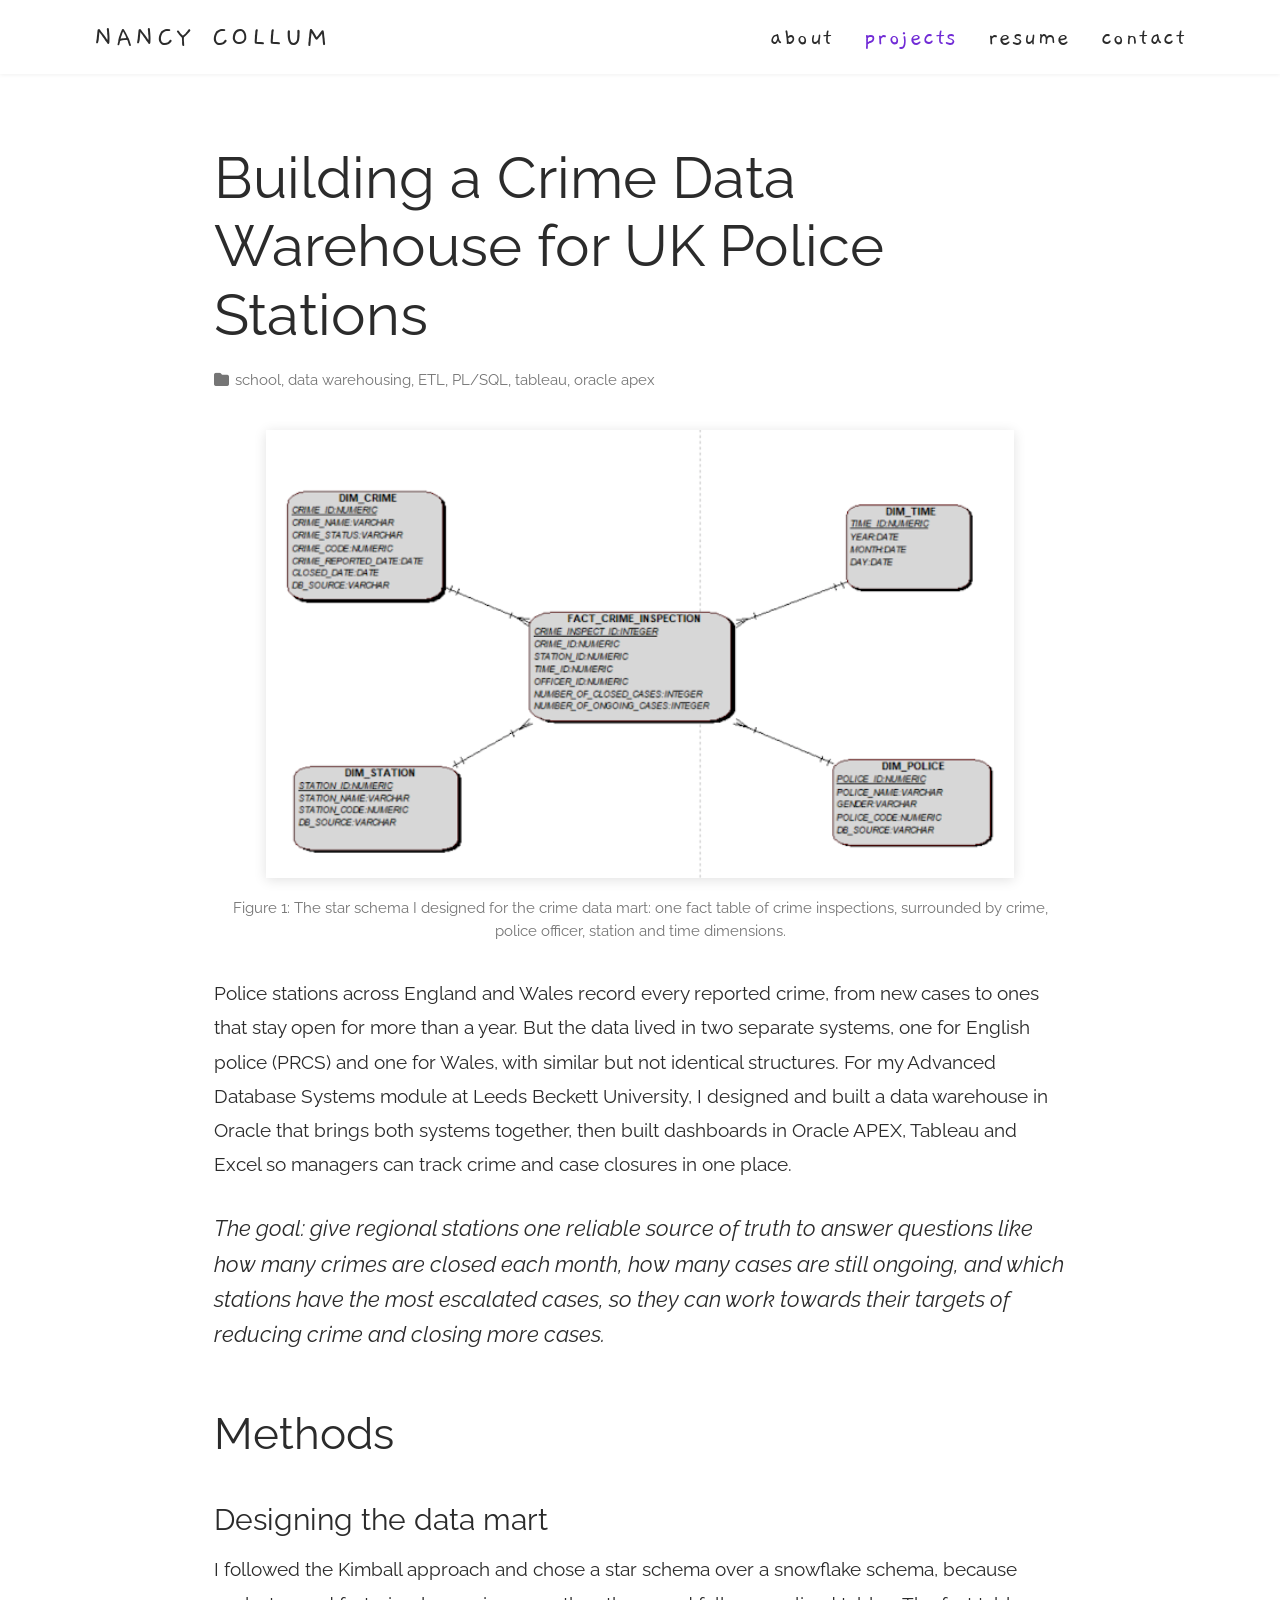
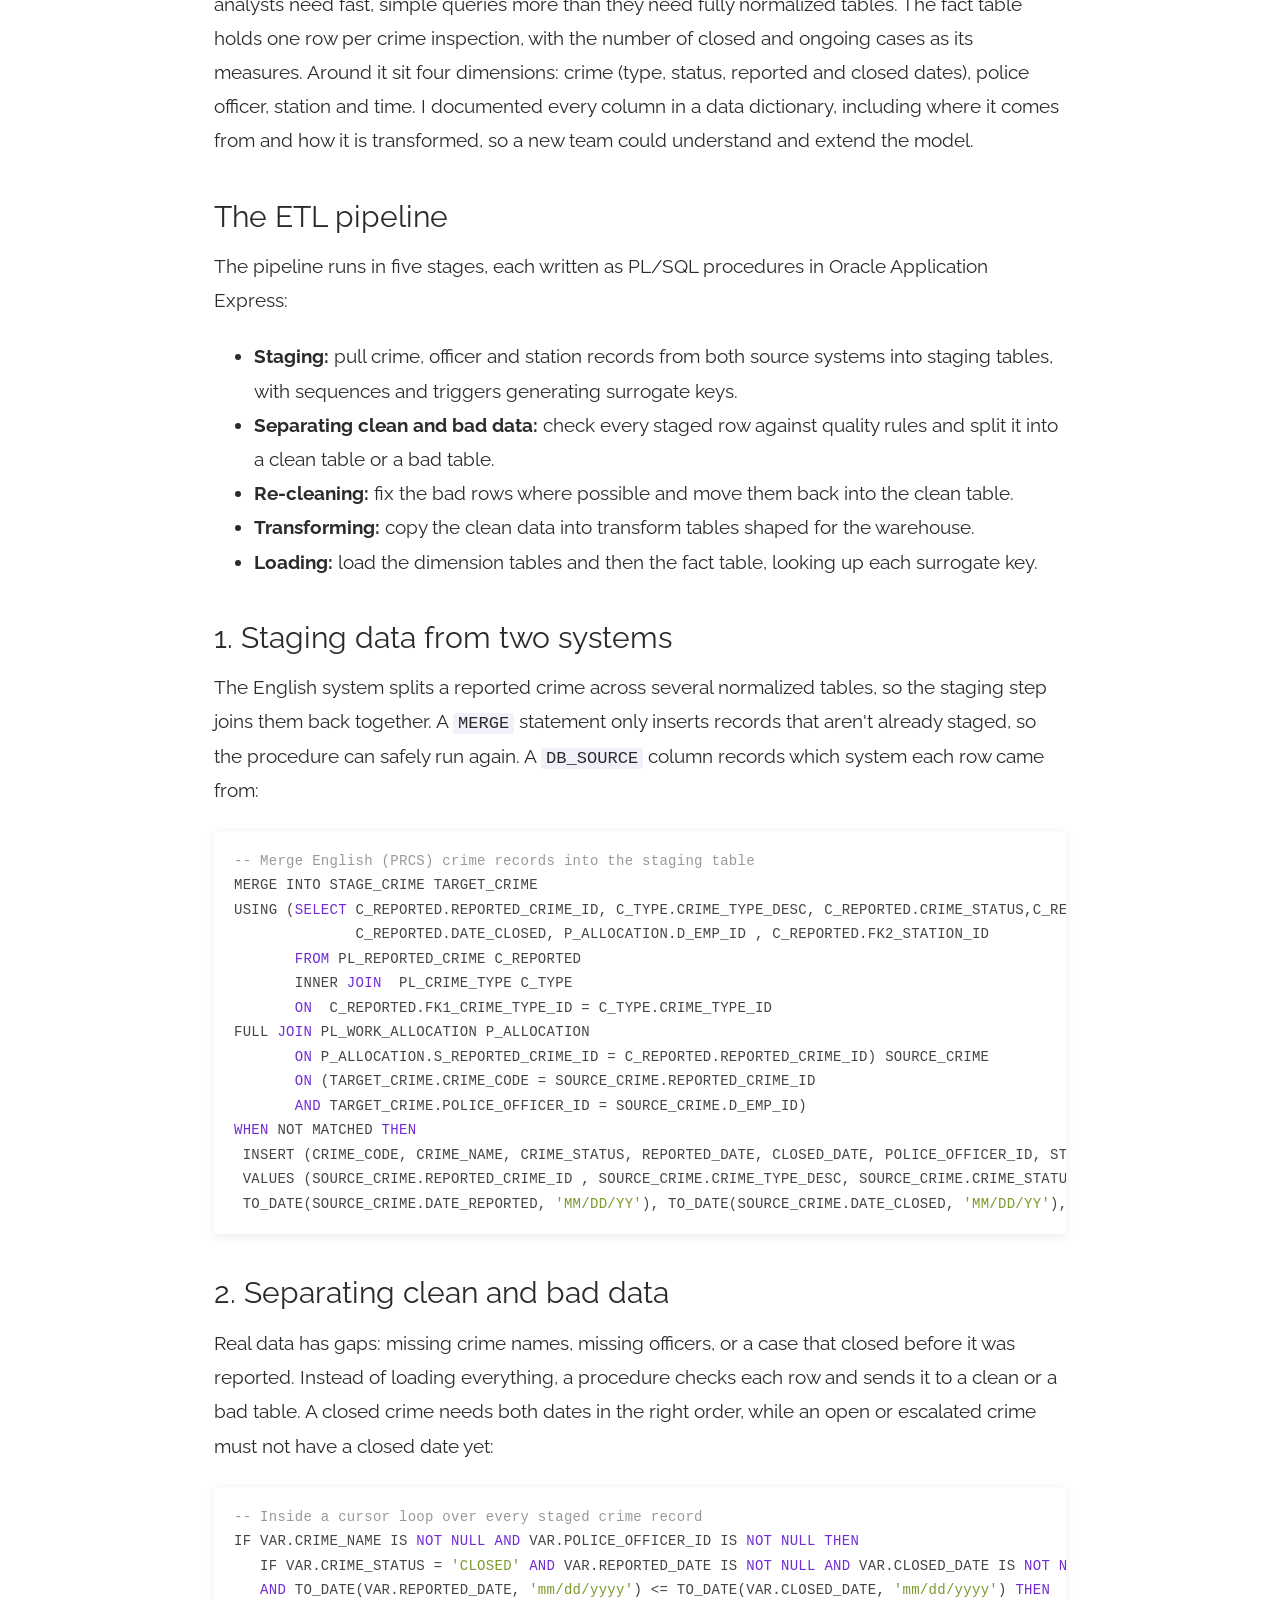
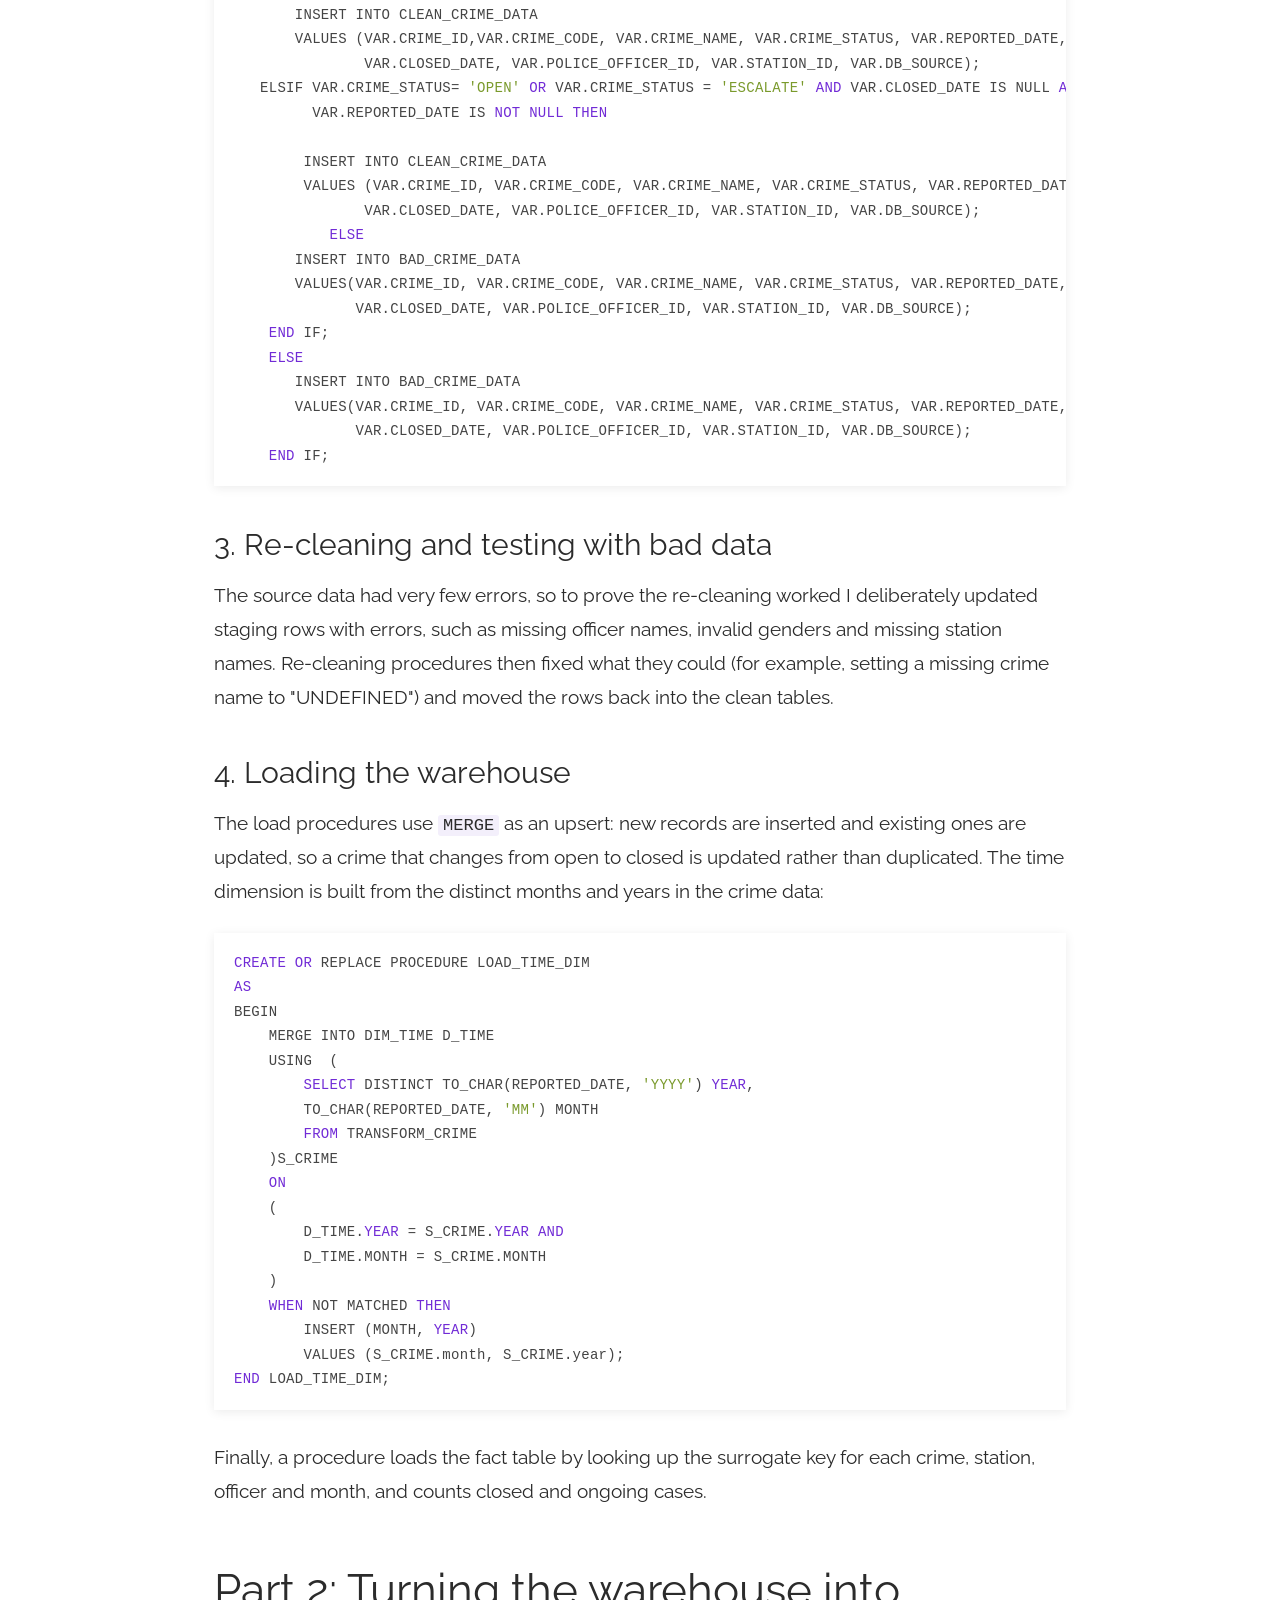
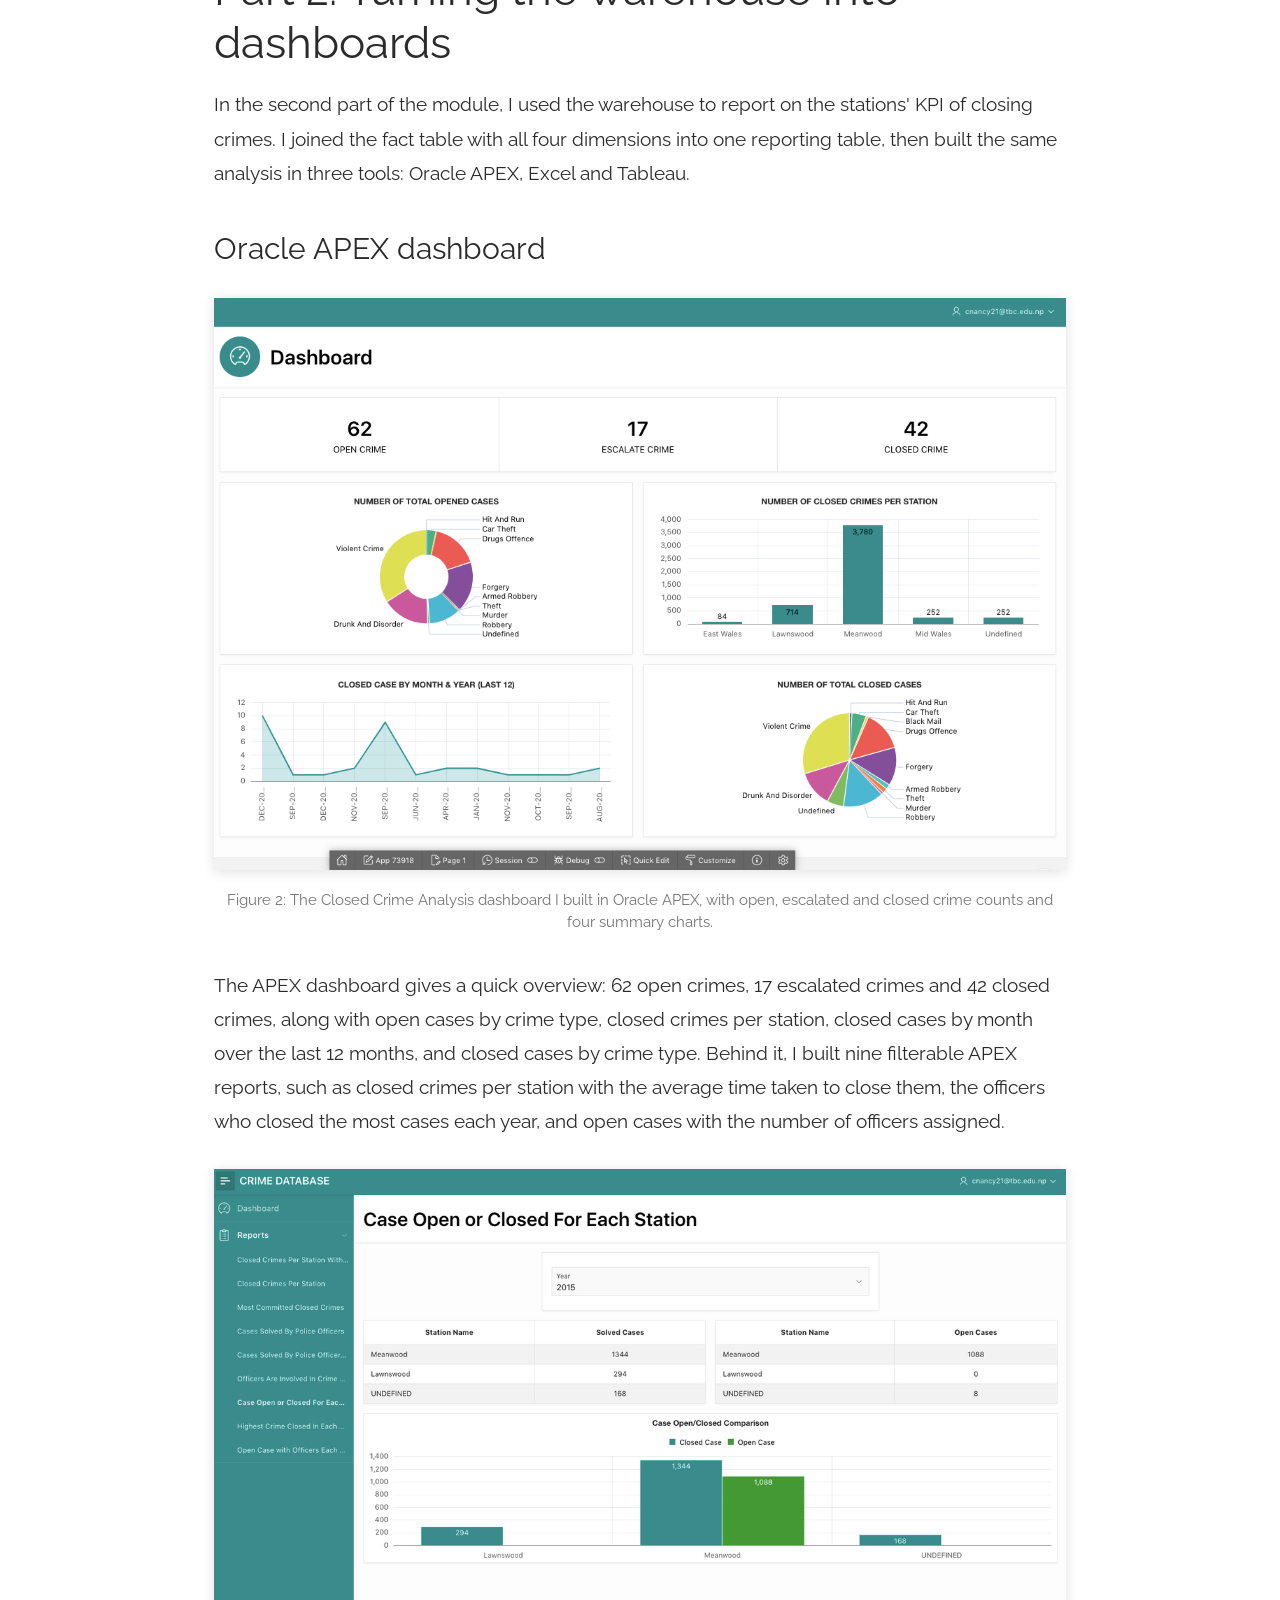
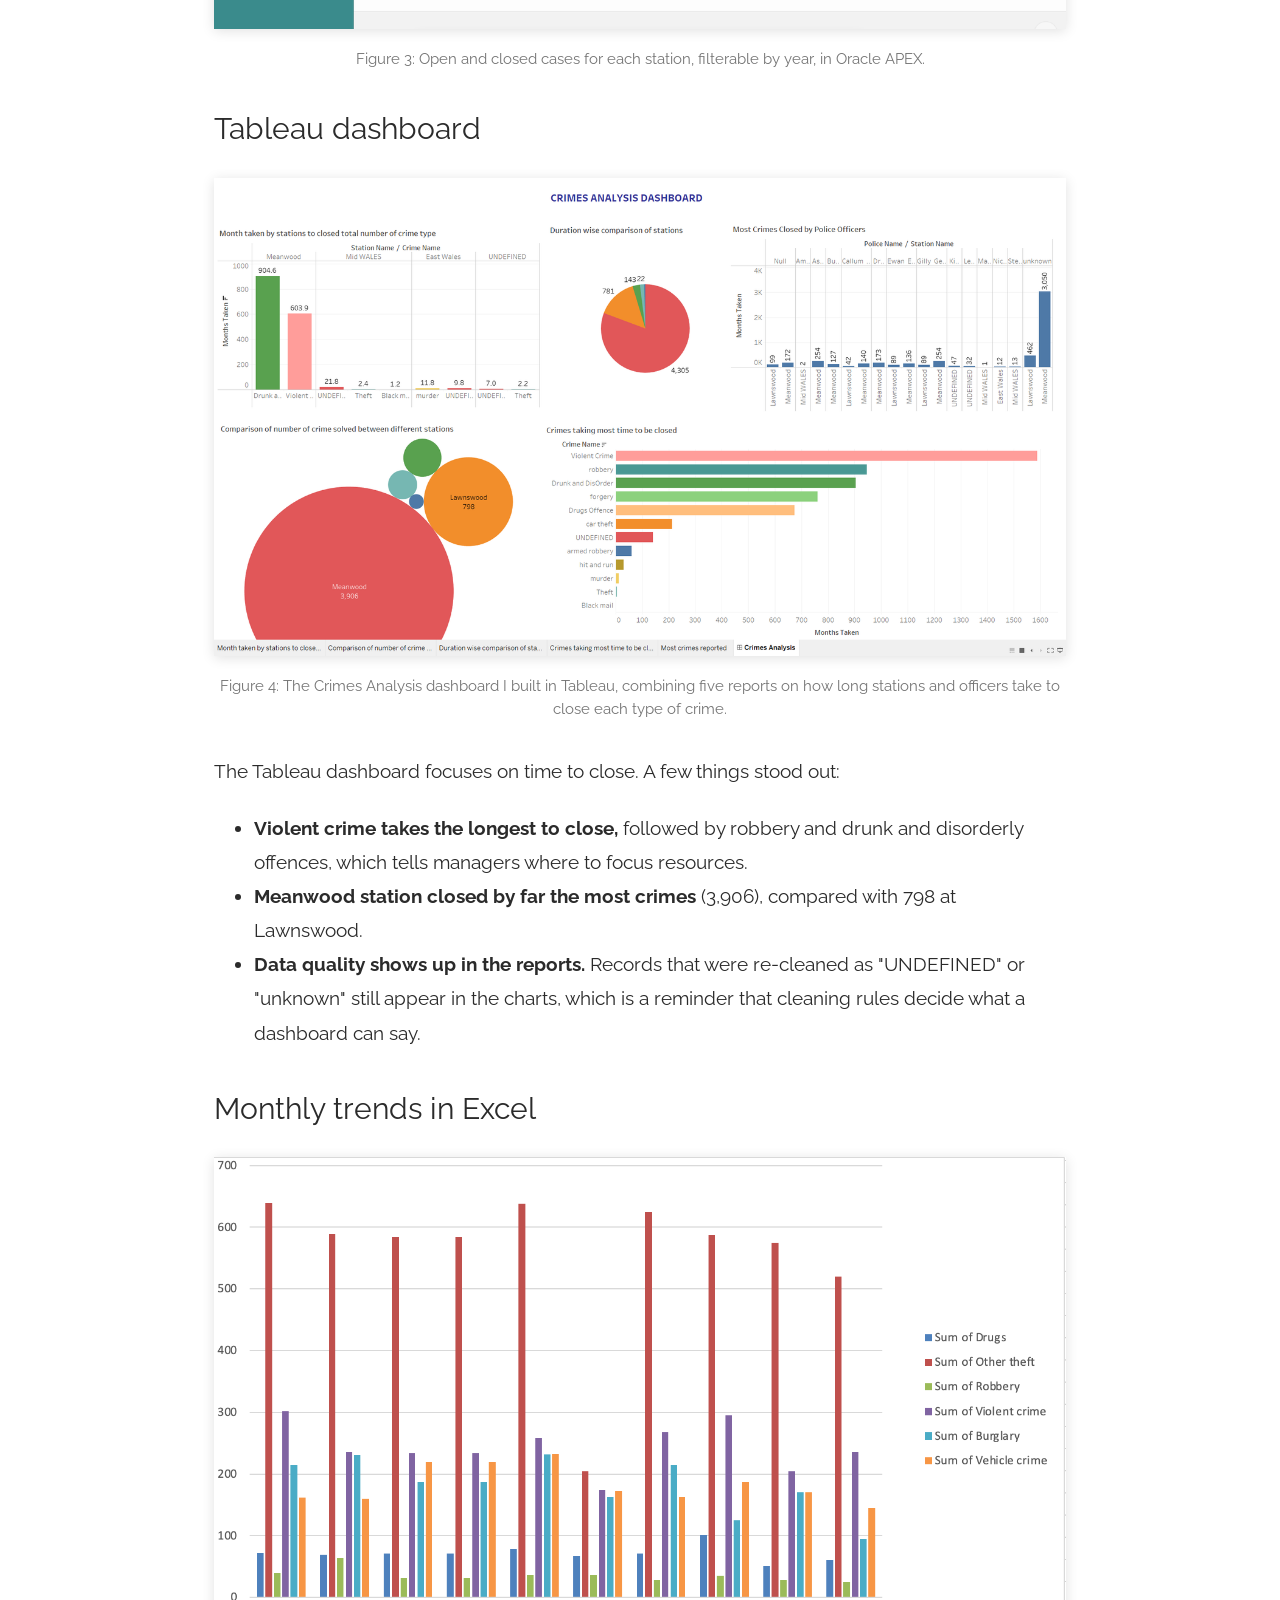
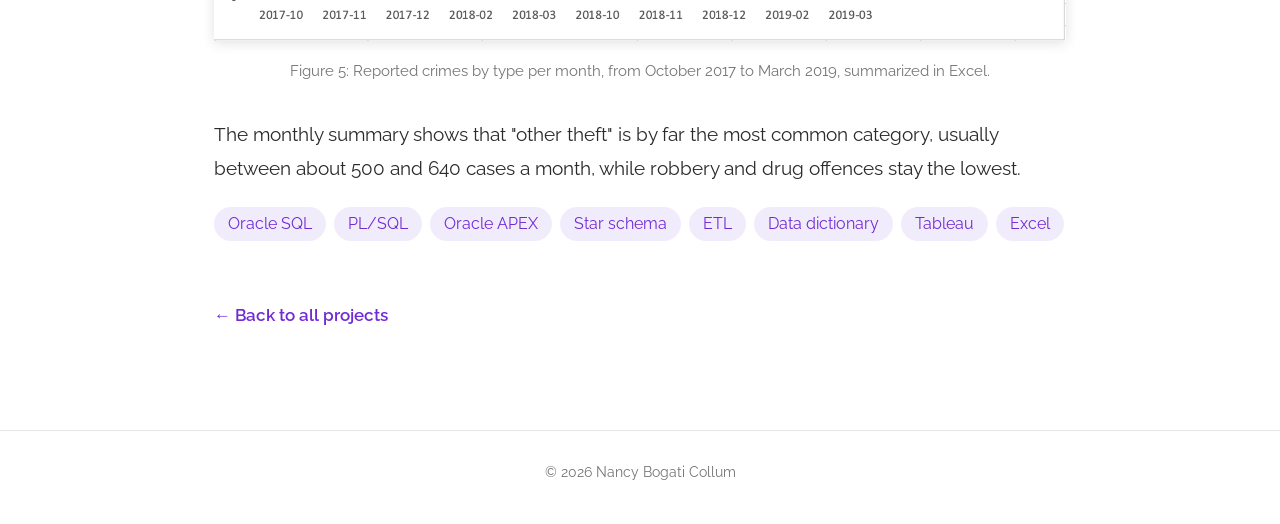
<file: projects/crime-data-warehouse/index.html>
<!DOCTYPE html>
<html lang="en">
<head>
<meta charset="utf-8">
<meta name="viewport" content="width=device-width, initial-scale=1">
<title>Building a Crime Data Warehouse for UK Police Stations | Nancy Bogati Collum</title>
<meta name="description" content="Building a Crime Data Warehouse for UK Police Stations, a project by Nancy Bogati Collum.">
<meta name="theme-color" content="#712bd6">
<link rel="preconnect" href="https://fonts.googleapis.com">
<link rel="preconnect" href="https://fonts.gstatic.com" crossorigin>
<link href="https://fonts.googleapis.com/css2?family=Gaegu&family=Lora:ital@1&family=Raleway:ital,wght@0,400;0,600;1,400&display=swap" rel="stylesheet">
<link rel="stylesheet" href="https://cdnjs.cloudflare.com/ajax/libs/font-awesome/6.5.1/css/all.min.css">
<link rel="stylesheet" href="../../style.css">

</head>
<body>
<header class="navbar"><div class="navbar-inner">
  <a class="brand" href="../../index.html">Nancy Collum</a>
  <nav class="nav" aria-label="Main">
    <a href="../../index.html">about</a>
    <a href="../../projects.html" class="active" aria-current="page">projects</a>
    <a href="../../assets/Nancy_Collum_Resume.pdf" target="_blank" rel="noopener">resume</a>
    <a href="../../contact.html">contact</a>
  </nav>
</div></header>
<main class="post">
<h1>Building a Crime Data Warehouse for UK Police Stations</h1>
<p class="meta"><i class="fas fa-folder"></i>school, data warehousing, ETL, PL/SQL, tableau, oracle apex</p>

<figure><img src="../../img/crime/star_schema.png" alt="Figure 1: The star schema I designed for the crime data mart: one fact table of crime inspections, surrounded by crime, police officer, station and time dimensions."><figcaption>Figure 1: The star schema I designed for the crime data mart: one fact table of crime inspections, surrounded by crime, police officer, station and time dimensions.</figcaption></figure>
<p>Police stations across England and Wales record every reported crime, from new cases to ones that stay open for more than a year. But the data lived in two separate systems, one for English police (PRCS) and one for Wales, with similar but not identical structures. For my Advanced Database Systems module at Leeds Beckett University, I designed and built a data warehouse in Oracle that brings both systems together, then built dashboards in Oracle APEX, Tableau and Excel so managers can track crime and case closures in one place.</p>
<p class="question">The goal: give regional stations one reliable source of truth to answer questions like how many crimes are closed each month, how many cases are still ongoing, and which stations have the most escalated cases, so they can work towards their targets of reducing crime and closing more cases.</p>

<h2>Methods</h2>
<h3>Designing the data mart</h3>
<p>I followed the Kimball approach and chose a star schema over a snowflake schema, because analysts need fast, simple queries more than they need fully normalized tables. The fact table holds one row per crime inspection, with the number of closed and ongoing cases as its measures. Around it sit four dimensions: crime (type, status, reported and closed dates), police officer, station and time. I documented every column in a data dictionary, including where it comes from and how it is transformed, so a new team could understand and extend the model.</p>
<h3>The ETL pipeline</h3>
<p>The pipeline runs in five stages, each written as PL/SQL procedures in Oracle Application Express:</p>
<ul>
<li><b>Staging:</b> pull crime, officer and station records from both source systems into staging tables, with sequences and triggers generating surrogate keys.</li>
<li><b>Separating clean and bad data:</b> check every staged row against quality rules and split it into a clean table or a bad table.</li>
<li><b>Re-cleaning:</b> fix the bad rows where possible and move them back into the clean table.</li>
<li><b>Transforming:</b> copy the clean data into transform tables shaped for the warehouse.</li>
<li><b>Loading:</b> load the dimension tables and then the fact table, looking up each surrogate key.</li>
</ul>
<h3>1. Staging data from two systems</h3>
<p>The English system splits a reported crime across several normalized tables, so the staging step joins them back together. A <code>MERGE</code> statement only inserts records that aren't already staged, so the procedure can safely run again. A <code>DB_SOURCE</code> column records which system each row came from:</p>
<pre><code><span class="c">-- Merge English (PRCS) crime records into the staging table</span>
MERGE INTO STAGE_CRIME TARGET_CRIME   
USING (<span class="k">SELECT</span> C_REPORTED.REPORTED_CRIME_ID, C_TYPE.CRIME_TYPE_DESC, C_REPORTED.CRIME_STATUS,C_REPORTED.DATE_REPORTED,
              C_REPORTED.DATE_CLOSED, P_ALLOCATION.D_EMP_ID , C_REPORTED.FK2_STATION_ID
       <span class="k">FROM</span> PL_REPORTED_CRIME C_REPORTED 
       INNER <span class="k">JOIN</span>  PL_CRIME_TYPE C_TYPE 
       <span class="k">ON</span>  C_REPORTED.FK1_CRIME_TYPE_ID = C_TYPE.CRIME_TYPE_ID
FULL <span class="k">JOIN</span> PL_WORK_ALLOCATION P_ALLOCATION
       <span class="k">ON</span> P_ALLOCATION.S_REPORTED_CRIME_ID = C_REPORTED.REPORTED_CRIME_ID) SOURCE_CRIME
       <span class="k">ON</span> (TARGET_CRIME.CRIME_CODE = SOURCE_CRIME.REPORTED_CRIME_ID 
       <span class="k">AND</span> TARGET_CRIME.POLICE_OFFICER_ID = SOURCE_CRIME.D_EMP_ID)
<span class="k">WHEN</span> NOT MATCHED <span class="k">THEN</span>
 INSERT (CRIME_CODE, CRIME_NAME, CRIME_STATUS, REPORTED_DATE, CLOSED_DATE, POLICE_OFFICER_ID, STATION_ID, DB_SOURCE )
 VALUES (SOURCE_CRIME.REPORTED_CRIME_ID , SOURCE_CRIME.CRIME_TYPE_DESC, SOURCE_CRIME.CRIME_STATUS, 
 TO_DATE(SOURCE_CRIME.DATE_REPORTED, <span class="s">&#x27;MM/DD/YY&#x27;</span>), TO_DATE(SOURCE_CRIME.DATE_CLOSED, <span class="s">&#x27;MM/DD/YY&#x27;</span>), SOURCE_CRIME.D_EMP_ID ,SOURCE_CRIME.FK2_STATION_ID, <span class="s">&#x27;prcs&#x27;</span>);</code></pre>
<h3>2. Separating clean and bad data</h3>
<p>Real data has gaps: missing crime names, missing officers, or a case that closed before it was reported. Instead of loading everything, a procedure checks each row and sends it to a clean or a bad table. A closed crime needs both dates in the right order, while an open or escalated crime must not have a closed date yet:</p>
<pre><code><span class="c">-- Inside a cursor loop over every staged crime record</span>
IF VAR.CRIME_NAME IS <span class="k">NOT NULL</span> <span class="k">AND</span> VAR.POLICE_OFFICER_ID IS <span class="k">NOT NULL</span> <span class="k">THEN</span> 
   IF VAR.CRIME_STATUS = <span class="s">&#x27;CLOSED&#x27;</span> <span class="k">AND</span> VAR.REPORTED_DATE IS <span class="k">NOT NULL</span> <span class="k">AND</span> VAR.CLOSED_DATE IS <span class="k">NOT NULL</span> 
   <span class="k">AND</span> TO_DATE(VAR.REPORTED_DATE, <span class="s">&#x27;mm/dd/yyyy&#x27;</span>) &lt;= TO_DATE(VAR.CLOSED_DATE, <span class="s">&#x27;mm/dd/yyyy&#x27;</span>) <span class="k">THEN</span> 
       INSERT INTO CLEAN_CRIME_DATA
       VALUES (VAR.CRIME_ID,VAR.CRIME_CODE, VAR.CRIME_NAME, VAR.CRIME_STATUS, VAR.REPORTED_DATE,
               VAR.CLOSED_DATE, VAR.POLICE_OFFICER_ID, VAR.STATION_ID, VAR.DB_SOURCE);
   ELSIF VAR.CRIME_STATUS= <span class="s">&#x27;OPEN&#x27;</span> <span class="k">OR</span> VAR.CRIME_STATUS = <span class="s">&#x27;ESCALATE&#x27;</span> <span class="k">AND</span> VAR.CLOSED_DATE IS NULL <span class="k">AND</span>
         VAR.REPORTED_DATE IS <span class="k">NOT NULL</span> <span class="k">THEN</span>

        INSERT INTO CLEAN_CRIME_DATA   
        VALUES (VAR.CRIME_ID, VAR.CRIME_CODE, VAR.CRIME_NAME, VAR.CRIME_STATUS, VAR.REPORTED_DATE,
               VAR.CLOSED_DATE, VAR.POLICE_OFFICER_ID, VAR.STATION_ID, VAR.DB_SOURCE);    
           <span class="k">ELSE</span>
       INSERT INTO BAD_CRIME_DATA 
       VALUES(VAR.CRIME_ID, VAR.CRIME_CODE, VAR.CRIME_NAME, VAR.CRIME_STATUS, VAR.REPORTED_DATE,
              VAR.CLOSED_DATE, VAR.POLICE_OFFICER_ID, VAR.STATION_ID, VAR.DB_SOURCE);         
    <span class="k">END</span> IF;
    <span class="k">ELSE</span>
       INSERT INTO BAD_CRIME_DATA 
       VALUES(VAR.CRIME_ID, VAR.CRIME_CODE, VAR.CRIME_NAME, VAR.CRIME_STATUS, VAR.REPORTED_DATE,
              VAR.CLOSED_DATE, VAR.POLICE_OFFICER_ID, VAR.STATION_ID, VAR.DB_SOURCE);       
    <span class="k">END</span> IF;</code></pre>
<h3>3. Re-cleaning and testing with bad data</h3>
<p>The source data had very few errors, so to prove the re-cleaning worked I deliberately updated staging rows with errors, such as missing officer names, invalid genders and missing station names. Re-cleaning procedures then fixed what they could (for example, setting a missing crime name to "UNDEFINED") and moved the rows back into the clean tables.</p>
<h3>4. Loading the warehouse</h3>
<p>The load procedures use <code>MERGE</code> as an upsert: new records are inserted and existing ones are updated, so a crime that changes from open to closed is updated rather than duplicated. The time dimension is built from the distinct months and years in the crime data:</p>
<pre><code><span class="k">CREATE</span> <span class="k">OR</span> REPLACE PROCEDURE LOAD_TIME_DIM
<span class="k">AS</span> 
BEGIN
    MERGE INTO DIM_TIME D_TIME
    USING  (
        <span class="k">SELECT</span> DISTINCT TO_CHAR(REPORTED_DATE, <span class="s">&#x27;YYYY&#x27;</span>) <span class="k">YEAR</span>,
        TO_CHAR(REPORTED_DATE, <span class="s">&#x27;MM&#x27;</span>) MONTH
        <span class="k">FROM</span> TRANSFORM_CRIME
    )S_CRIME
    <span class="k">ON</span> 
    (  
        D_TIME.<span class="k">YEAR</span> = S_CRIME.<span class="k">YEAR</span> <span class="k">AND</span>
        D_TIME.MONTH = S_CRIME.MONTH
    )
    <span class="k">WHEN</span> NOT MATCHED <span class="k">THEN</span>
        INSERT (MONTH, <span class="k">YEAR</span>)
        VALUES (S_CRIME.month, S_CRIME.year);
<span class="k">END</span> LOAD_TIME_DIM;</code></pre>
<p>Finally, a procedure loads the fact table by looking up the surrogate key for each crime, station, officer and month, and counts closed and ongoing cases.</p>

<h2>Part 2: Turning the warehouse into dashboards</h2>
<p>In the second part of the module, I used the warehouse to report on the stations' KPI of closing crimes. I joined the fact table with all four dimensions into one reporting table, then built the same analysis in three tools: Oracle APEX, Excel and Tableau.</p>
<h3>Oracle APEX dashboard</h3>
<figure><img src="../../img/crime/apex_dashboard.png" alt="Figure 2: The Closed Crime Analysis dashboard I built in Oracle APEX, with open, escalated and closed crime counts and four summary charts."><figcaption>Figure 2: The Closed Crime Analysis dashboard I built in Oracle APEX, with open, escalated and closed crime counts and four summary charts.</figcaption></figure>
<p>The APEX dashboard gives a quick overview: 62 open crimes, 17 escalated crimes and 42 closed crimes, along with open cases by crime type, closed crimes per station, closed cases by month over the last 12 months, and closed cases by crime type. Behind it, I built nine filterable APEX reports, such as closed crimes per station with the average time taken to close them, the officers who closed the most cases each year, and open cases with the number of officers assigned.</p>
<figure><img src="../../img/crime/apex_open_closed.png" alt="Figure 3: Open and closed cases for each station, filterable by year, in Oracle APEX."><figcaption>Figure 3: Open and closed cases for each station, filterable by year, in Oracle APEX.</figcaption></figure>
<h3>Tableau dashboard</h3>
<figure><img src="../../img/crime/tableau_dashboard.png" alt="Figure 4: The Crimes Analysis dashboard I built in Tableau, combining five reports on how long stations and officers take to close each type of crime."><figcaption>Figure 4: The Crimes Analysis dashboard I built in Tableau, combining five reports on how long stations and officers take to close each type of crime.</figcaption></figure>
<p>The Tableau dashboard focuses on time to close. A few things stood out:</p>
<ul>
<li><b>Violent crime takes the longest to close,</b> followed by robbery and drunk and disorderly offences, which tells managers where to focus resources.</li>
<li><b>Meanwood station closed by far the most crimes</b> (3,906), compared with 798 at Lawnswood.</li>
<li><b>Data quality shows up in the reports.</b> Records that were re-cleaned as "UNDEFINED" or "unknown" still appear in the charts, which is a reminder that cleaning rules decide what a dashboard can say.</li>
</ul>
<h3>Monthly trends in Excel</h3>
<figure><img src="../../img/crime/excel_chart.png" alt="Figure 5: Reported crimes by type per month, from October 2017 to March 2019, summarized in Excel."><figcaption>Figure 5: Reported crimes by type per month, from October 2017 to March 2019, summarized in Excel.</figcaption></figure>
<p>The monthly summary shows that "other theft" is by far the most common category, usually between about 500 and 640 cases a month, while robbery and drug offences stay the lowest.</p>

<ul class="stack"><li>Oracle SQL</li><li>PL/SQL</li><li>Oracle APEX</li><li>Star schema</li><li>ETL</li><li>Data dictionary</li><li>Tableau</li><li>Excel</li></ul>

<a class="back" href="../../projects.html">&larr; Back to all projects</a>
</main>
<footer>© 2026 Nancy Bogati Collum</footer>

</body>
</html>
</file>
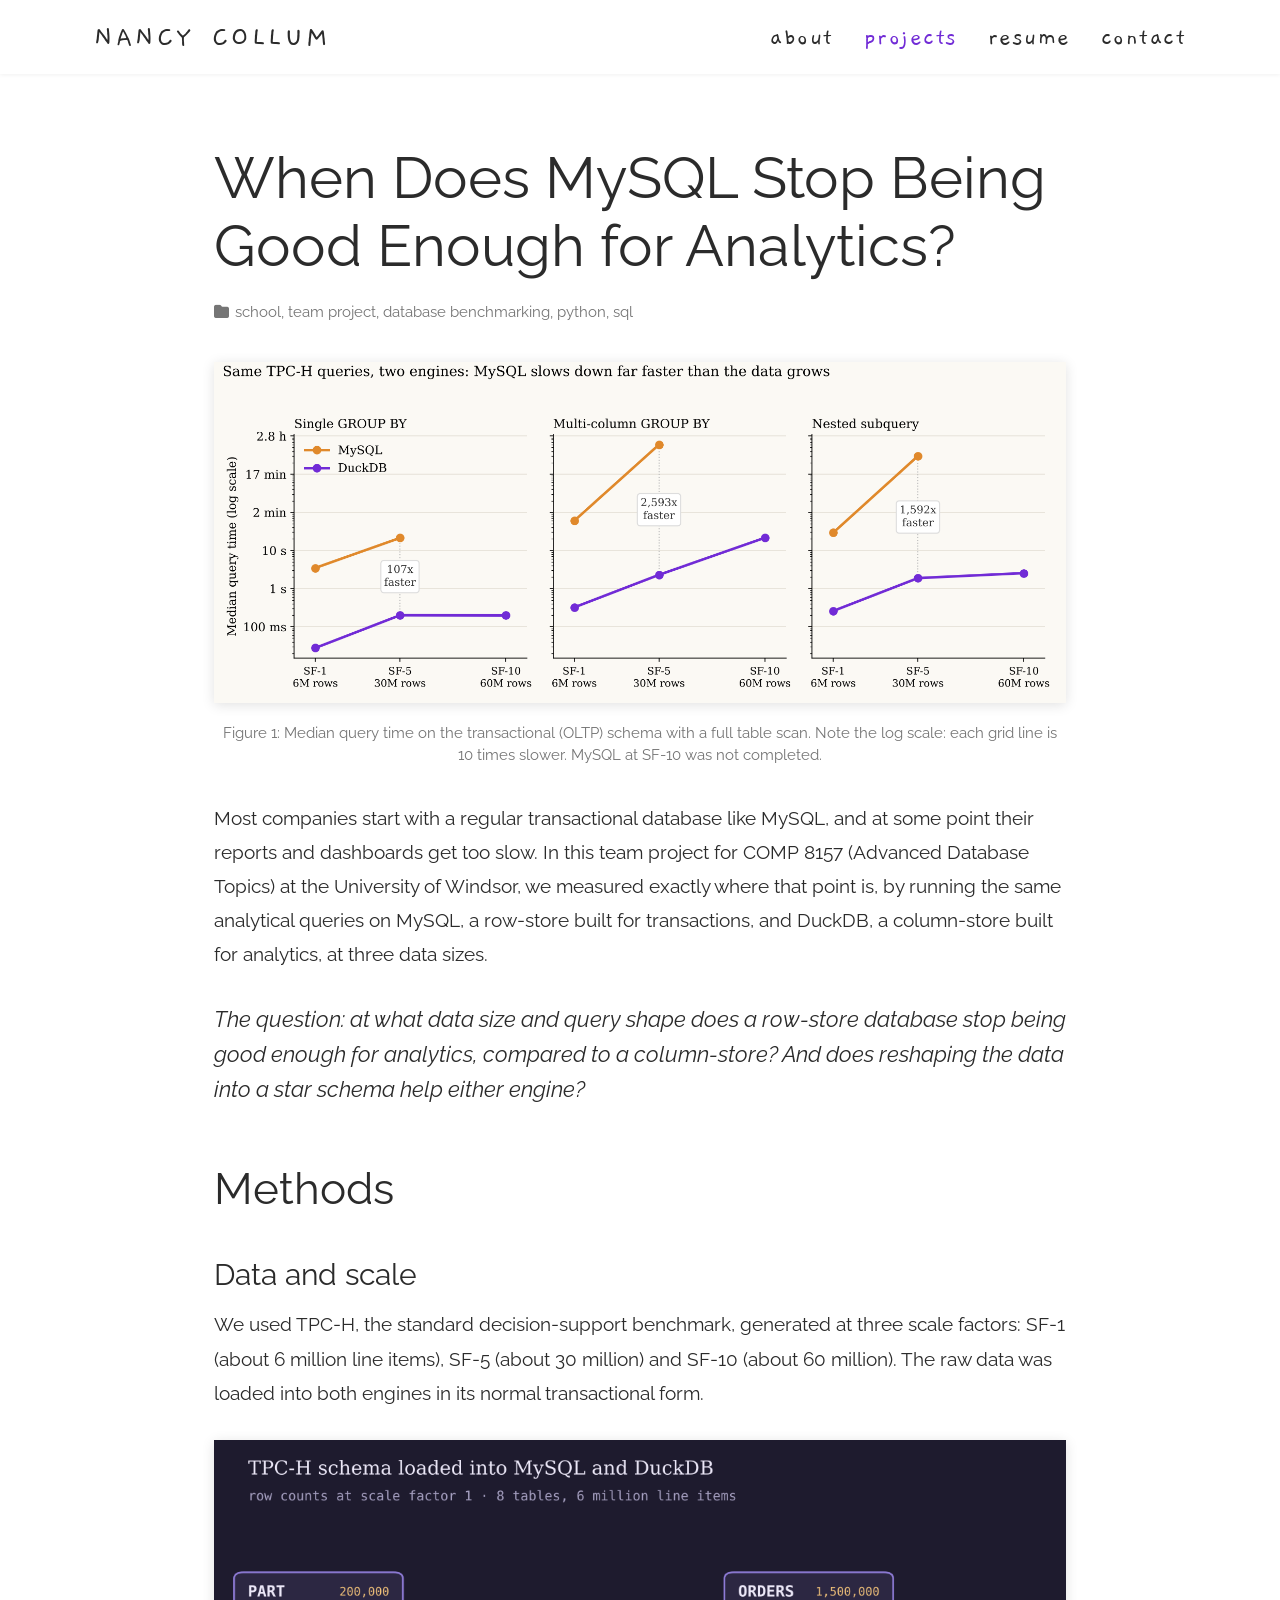
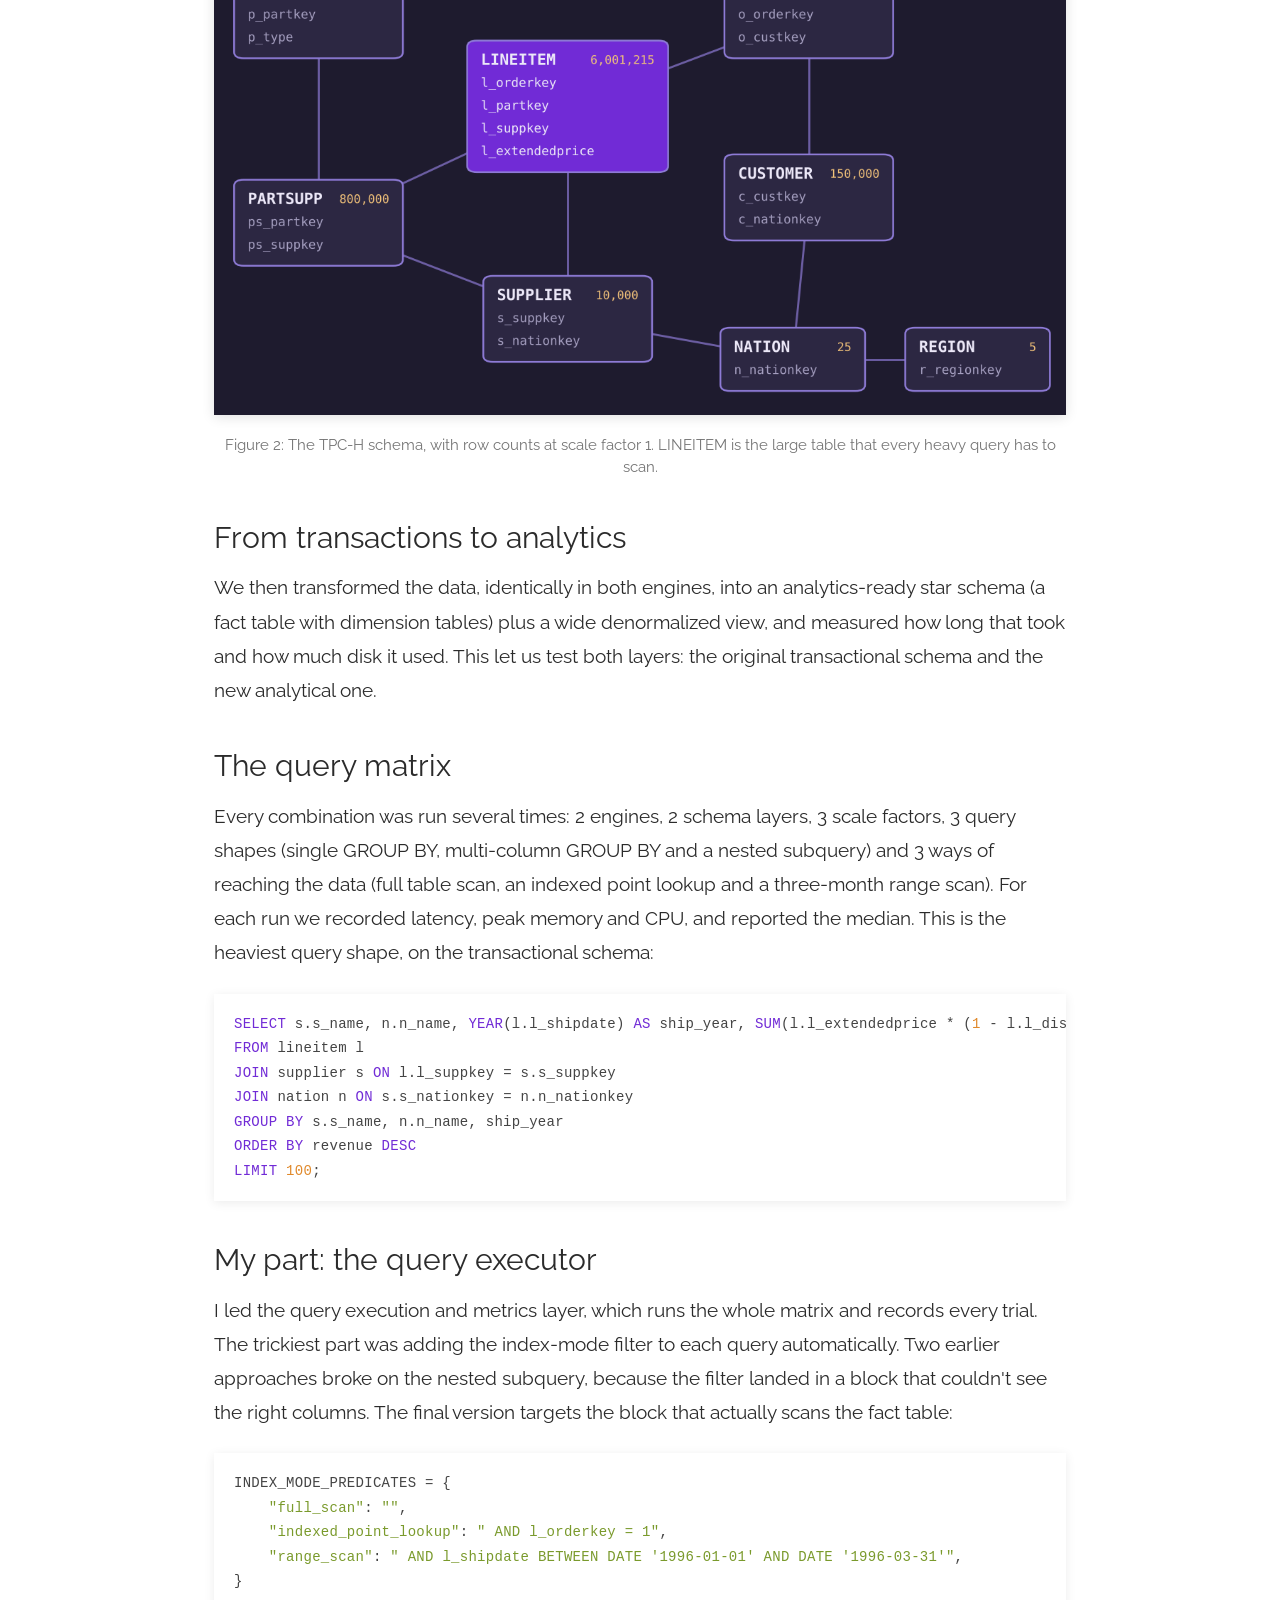
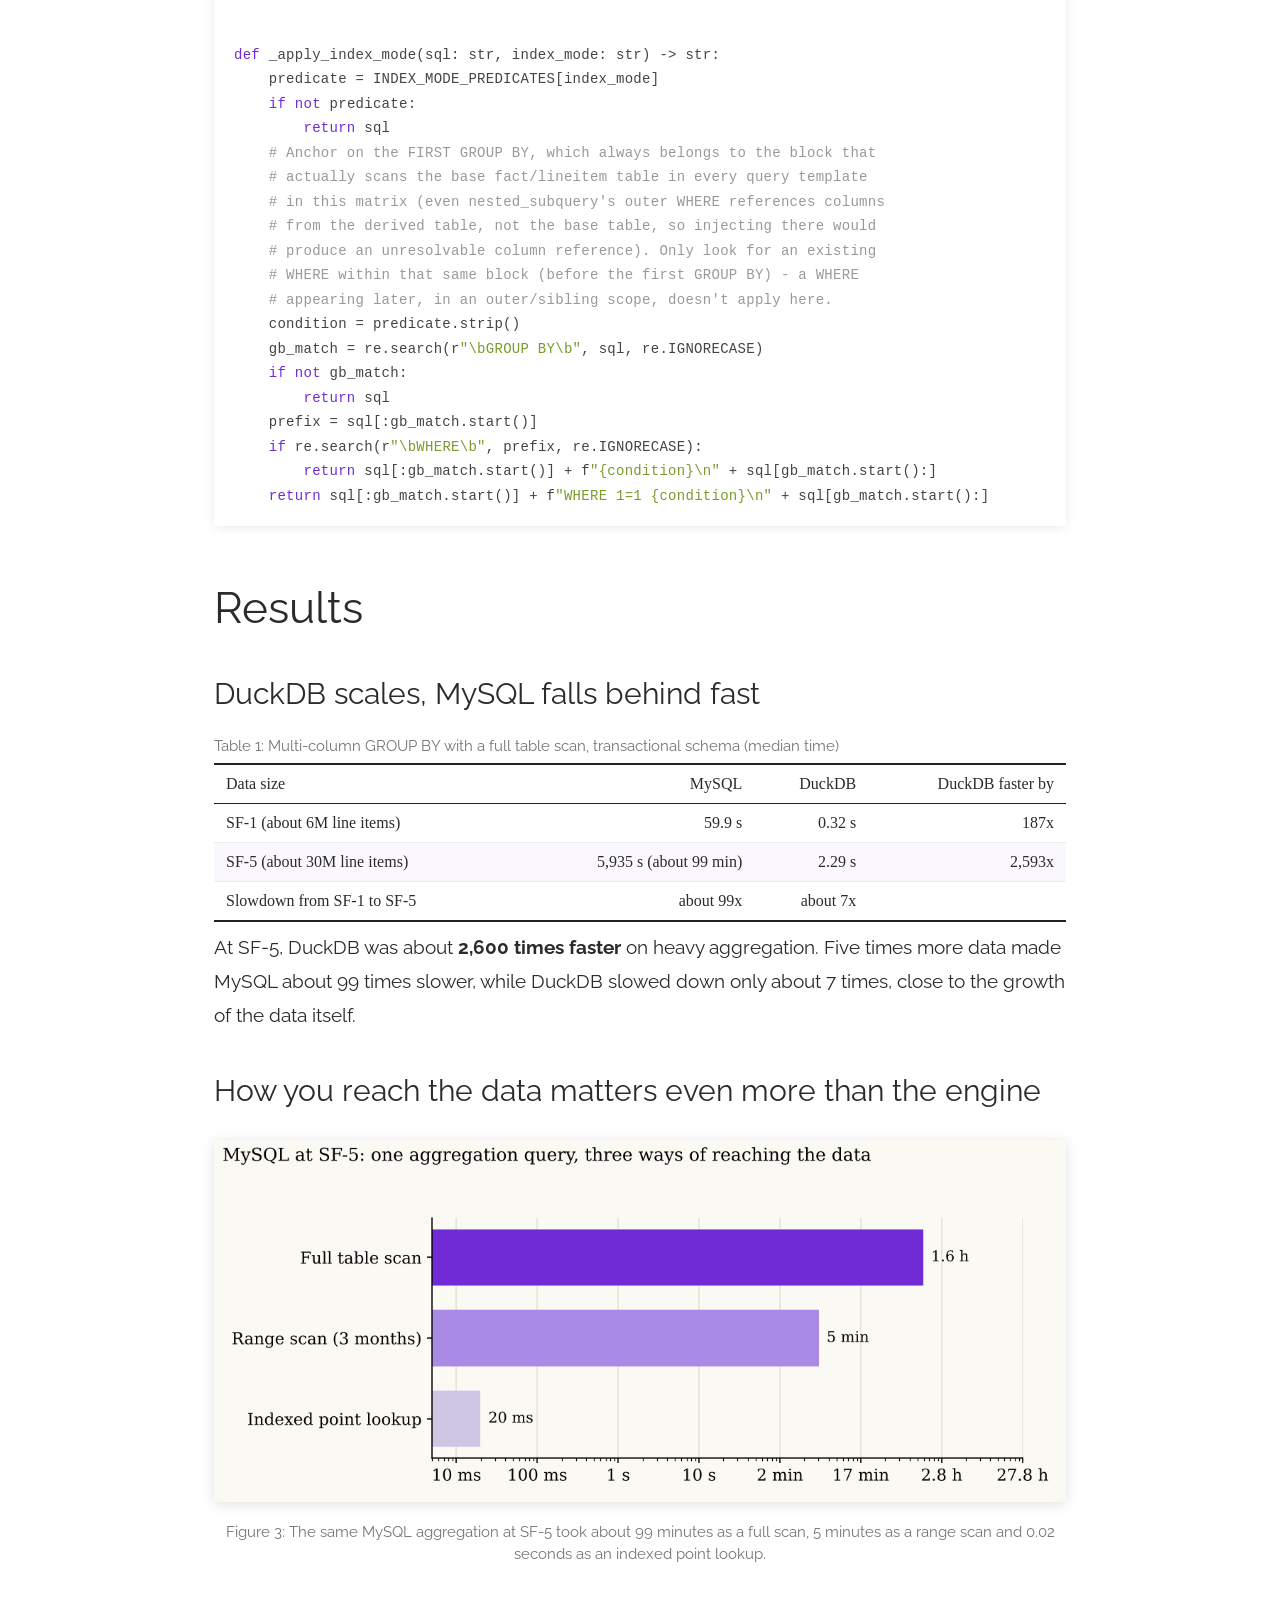
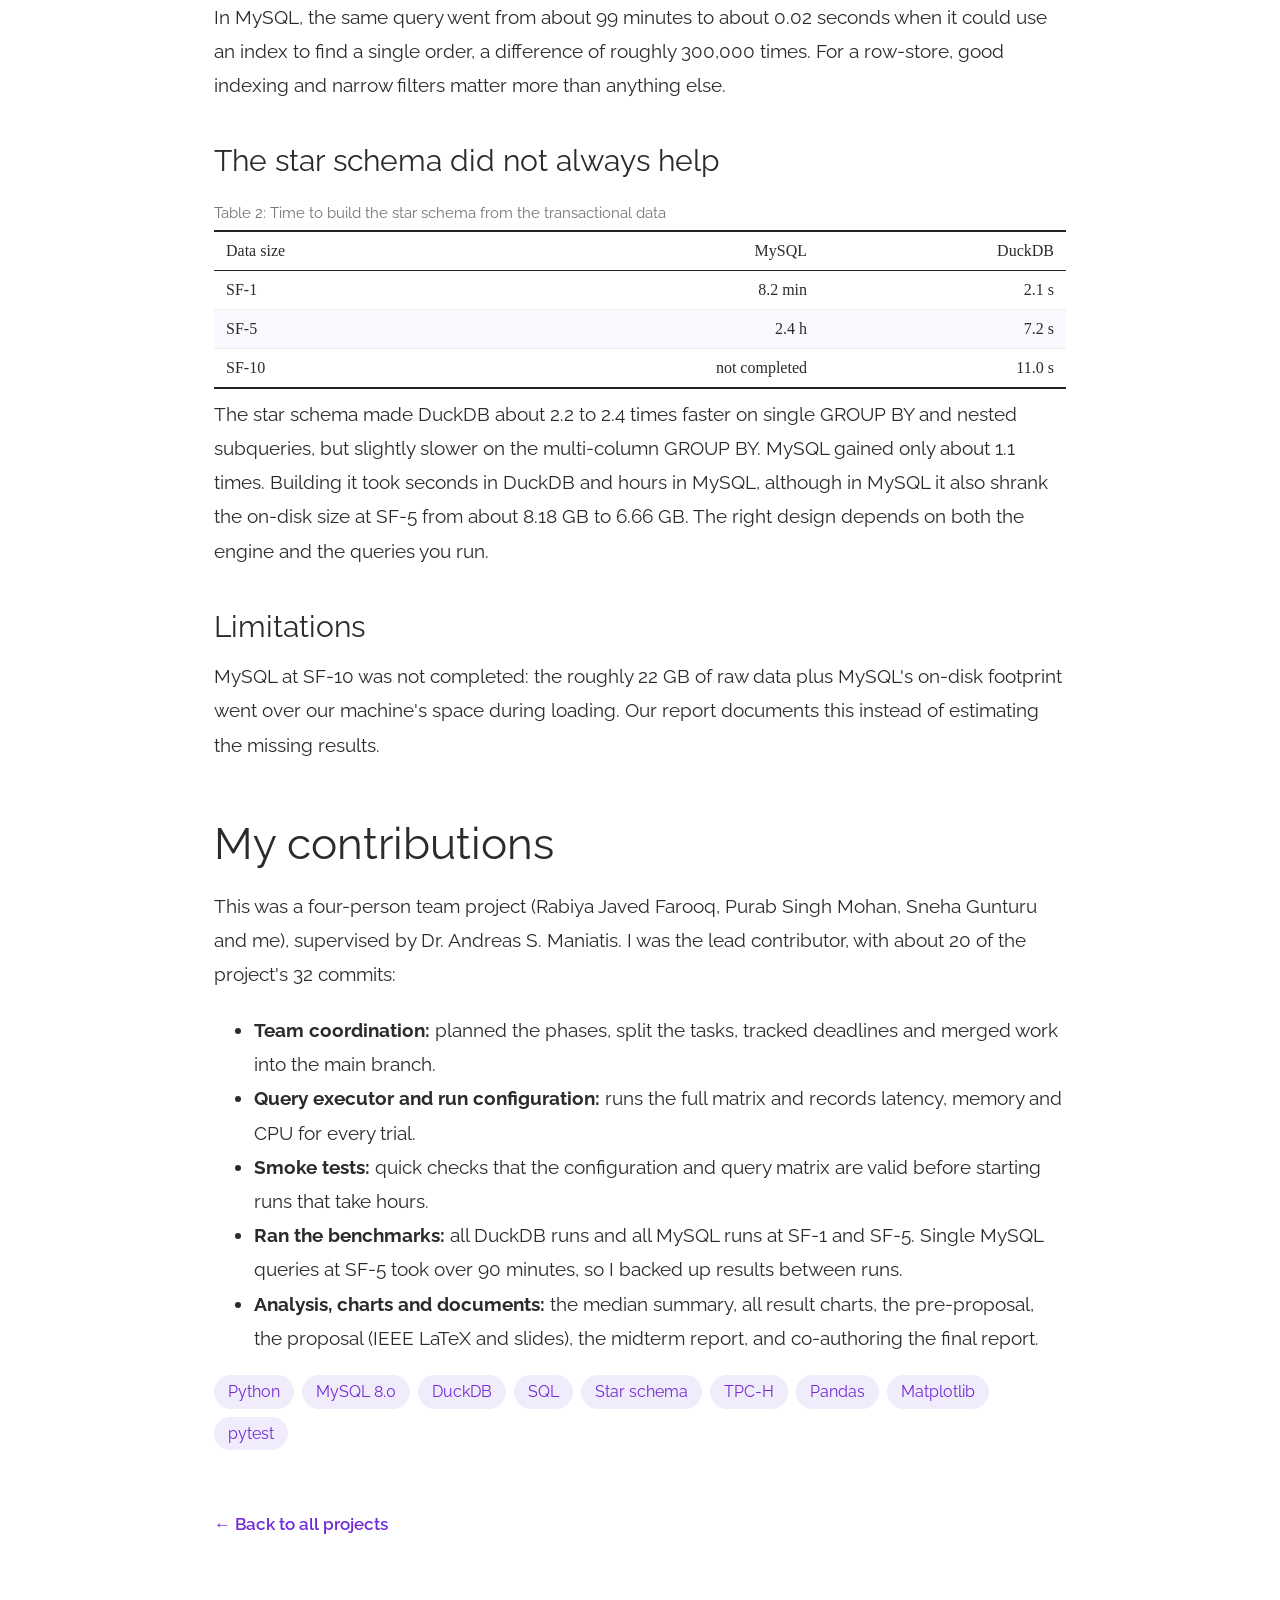
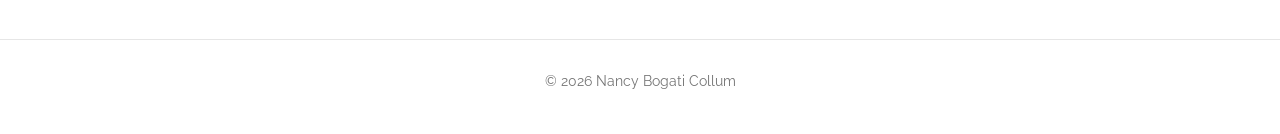
<file: projects/mysql-vs-duckdb/index.html>
<!DOCTYPE html>
<html lang="en">
<head>
<meta charset="utf-8">
<meta name="viewport" content="width=device-width, initial-scale=1">
<title>When Does MySQL Stop Being Good Enough for Analytics? | Nancy Bogati Collum</title>
<meta name="description" content="When Does MySQL Stop Being Good Enough for Analytics?, a project by Nancy Bogati Collum.">
<meta name="theme-color" content="#712bd6">
<link rel="preconnect" href="https://fonts.googleapis.com">
<link rel="preconnect" href="https://fonts.gstatic.com" crossorigin>
<link href="https://fonts.googleapis.com/css2?family=Gaegu&family=Lora:ital@1&family=Raleway:ital,wght@0,400;0,600;1,400&display=swap" rel="stylesheet">
<link rel="stylesheet" href="https://cdnjs.cloudflare.com/ajax/libs/font-awesome/6.5.1/css/all.min.css">
<link rel="stylesheet" href="../../style.css">

</head>
<body>
<header class="navbar"><div class="navbar-inner">
  <a class="brand" href="../../index.html">Nancy Collum</a>
  <nav class="nav" aria-label="Main">
    <a href="../../index.html">about</a>
    <a href="../../projects.html" class="active" aria-current="page">projects</a>
    <a href="../../assets/Nancy_Collum_Resume.pdf" target="_blank" rel="noopener">resume</a>
    <a href="../../contact.html">contact</a>
  </nav>
</div></header>
<main class="post">
<h1>When Does MySQL Stop Being Good Enough for Analytics?</h1>
<p class="meta"><i class="fas fa-folder"></i>school, team project, database benchmarking, python, sql</p>

<figure><img src="../../img/bench/latency.png" alt="Figure 1: Median query time on the transactional (OLTP) schema with a full table scan. Note the log scale: each grid line is 10 times slower. MySQL at SF-10 was not completed."><figcaption>Figure 1: Median query time on the transactional (OLTP) schema with a full table scan. Note the log scale: each grid line is 10 times slower. MySQL at SF-10 was not completed.</figcaption></figure>
<p>Most companies start with a regular transactional database like MySQL, and at some point their reports and dashboards get too slow. In this team project for COMP 8157 (Advanced Database Topics) at the University of Windsor, we measured exactly where that point is, by running the same analytical queries on MySQL, a row-store built for transactions, and DuckDB, a column-store built for analytics, at three data sizes.</p>
<p class="question">The question: at what data size and query shape does a row-store database stop being good enough for analytics, compared to a column-store? And does reshaping the data into a star schema help either engine?</p>

<h2>Methods</h2>
<h3>Data and scale</h3>
<p>We used TPC-H, the standard decision-support benchmark, generated at three scale factors: SF-1 (about 6 million line items), SF-5 (about 30 million) and SF-10 (about 60 million). The raw data was loaded into both engines in its normal transactional form.</p>
<figure><img src="../../img/bench/schema.png" alt="Figure 2: The TPC-H schema, with row counts at scale factor 1. LINEITEM is the large table that every heavy query has to scan."><figcaption>Figure 2: The TPC-H schema, with row counts at scale factor 1. LINEITEM is the large table that every heavy query has to scan.</figcaption></figure>
<h3>From transactions to analytics</h3>
<p>We then transformed the data, identically in both engines, into an analytics-ready star schema (a fact table with dimension tables) plus a wide denormalized view, and measured how long that took and how much disk it used. This let us test both layers: the original transactional schema and the new analytical one.</p>
<h3>The query matrix</h3>
<p>Every combination was run several times: 2 engines, 2 schema layers, 3 scale factors, 3 query shapes (single GROUP BY, multi-column GROUP BY and a nested subquery) and 3 ways of reaching the data (full table scan, an indexed point lookup and a three-month range scan). For each run we recorded latency, peak memory and CPU, and reported the median. This is the heaviest query shape, on the transactional schema:</p>
<pre><code><span class="k">SELECT</span> s.s_name, n.n_name, <span class="k">YEAR</span>(l.l_shipdate) <span class="k">AS</span> ship_year, <span class="k">SUM</span>(l.l_extendedprice * (<span class="n">1</span> - l.l_discount)) <span class="k">AS</span> revenue
<span class="k">FROM</span> lineitem l
<span class="k">JOIN</span> supplier s <span class="k">ON</span> l.l_suppkey = s.s_suppkey
<span class="k">JOIN</span> nation n <span class="k">ON</span> s.s_nationkey = n.n_nationkey
<span class="k">GROUP BY</span> s.s_name, n.n_name, ship_year
<span class="k">ORDER BY</span> revenue <span class="k">DESC</span>
<span class="k">LIMIT</span> <span class="n">100</span>;</code></pre>
<h3>My part: the query executor</h3>
<p>I led the query execution and metrics layer, which runs the whole matrix and records every trial. The trickiest part was adding the index-mode filter to each query automatically. Two earlier approaches broke on the nested subquery, because the filter landed in a block that couldn't see the right columns. The final version targets the block that actually scans the fact table:</p>
<pre><code>INDEX_MODE_PREDICATES = {
    <span class="s">&quot;full_scan&quot;</span>: <span class="s">&quot;&quot;</span>,
    <span class="s">&quot;indexed_point_lookup&quot;</span>: <span class="s">&quot; AND l_orderkey = 1&quot;</span>,
    <span class="s">&quot;range_scan&quot;</span>: <span class="s">&quot; AND l_shipdate BETWEEN DATE &#x27;1996-01-01&#x27; AND DATE &#x27;1996-03-31&#x27;&quot;</span>,
}


<span class="k">def</span> _apply_index_mode(sql: str, index_mode: str) -&gt; str:
    predicate = INDEX_MODE_PREDICATES[index_mode]
    <span class="k">if</span> <span class="k">not</span> predicate:
        <span class="k">return</span> sql
    <span class="c"># Anchor on the FIRST GROUP BY, which always belongs to the block that</span>
    <span class="c"># actually scans the base fact/lineitem table in every query template</span>
    <span class="c"># in this matrix (even nested_subquery&#x27;s outer WHERE references columns</span>
    <span class="c"># from the derived table, not the base table, so injecting there would</span>
    <span class="c"># produce an unresolvable column reference). Only look for an existing</span>
    <span class="c"># WHERE within that same block (before the first GROUP BY) - a WHERE</span>
    <span class="c"># appearing later, in an outer/sibling scope, doesn&#x27;t apply here.</span>
    condition = predicate.strip()
    gb_match = re.search(r<span class="s">&quot;\bGROUP BY\b&quot;</span>, sql, re.IGNORECASE)
    <span class="k">if</span> <span class="k">not</span> gb_match:
        <span class="k">return</span> sql
    prefix = sql[:gb_match.start()]
    <span class="k">if</span> re.search(r<span class="s">&quot;\bWHERE\b&quot;</span>, prefix, re.IGNORECASE):
        <span class="k">return</span> sql[:gb_match.start()] + f<span class="s">&quot;{condition}\n&quot;</span> + sql[gb_match.start():]
    <span class="k">return</span> sql[:gb_match.start()] + f<span class="s">&quot;WHERE 1=1 {condition}\n&quot;</span> + sql[gb_match.start():]</code></pre>

<h2>Results</h2>
<h3>DuckDB scales, MySQL falls behind fast</h3>
<table><caption>Table 1: Multi-column GROUP BY with a full table scan, transactional schema (median time)</caption><thead><tr><th>Data size</th><th>MySQL</th><th>DuckDB</th><th>DuckDB faster by</th></tr></thead><tbody><tr><td>SF-1 (about 6M line items)</td><td>59.9 s</td><td>0.32 s</td><td>187x</td></tr><tr><td>SF-5 (about 30M line items)</td><td>5,935 s (about 99 min)</td><td>2.29 s</td><td>2,593x</td></tr><tr><td>Slowdown from SF-1 to SF-5</td><td>about 99x</td><td>about 7x</td><td></td></tr></tbody></table>
<p>At SF-5, DuckDB was about <b>2,600 times faster</b> on heavy aggregation. Five times more data made MySQL about 99 times slower, while DuckDB slowed down only about 7 times, close to the growth of the data itself.</p>
<h3>How you reach the data matters even more than the engine</h3>
<figure><img src="../../img/bench/index_modes.png" alt="Figure 3: The same MySQL aggregation at SF-5 took about 99 minutes as a full scan, 5 minutes as a range scan and 0.02 seconds as an indexed point lookup."><figcaption>Figure 3: The same MySQL aggregation at SF-5 took about 99 minutes as a full scan, 5 minutes as a range scan and 0.02 seconds as an indexed point lookup.</figcaption></figure>
<p>In MySQL, the same query went from about 99 minutes to about 0.02 seconds when it could use an index to find a single order, a difference of roughly 300,000 times. For a row-store, good indexing and narrow filters matter more than anything else.</p>
<h3>The star schema did not always help</h3>
<table><caption>Table 2: Time to build the star schema from the transactional data</caption><thead><tr><th>Data size</th><th>MySQL</th><th>DuckDB</th></tr></thead><tbody><tr><td>SF-1</td><td>8.2 min</td><td>2.1 s</td></tr><tr><td>SF-5</td><td>2.4 h</td><td>7.2 s</td></tr><tr><td>SF-10</td><td>not completed</td><td>11.0 s</td></tr></tbody></table>
<p>The star schema made DuckDB about 2.2 to 2.4 times faster on single GROUP BY and nested subqueries, but slightly slower on the multi-column GROUP BY. MySQL gained only about 1.1 times. Building it took seconds in DuckDB and hours in MySQL, although in MySQL it also shrank the on-disk size at SF-5 from about 8.18 GB to 6.66 GB. The right design depends on both the engine and the queries you run.</p>
<h3>Limitations</h3>
<p>MySQL at SF-10 was not completed: the roughly 22 GB of raw data plus MySQL's on-disk footprint went over our machine's space during loading. Our report documents this instead of estimating the missing results.</p>

<h2>My contributions</h2>
<p>This was a four-person team project (Rabiya Javed Farooq, Purab Singh Mohan, Sneha Gunturu and me), supervised by Dr. Andreas S. Maniatis. I was the lead contributor, with about 20 of the project's 32 commits:</p>
<ul>
<li><b>Team coordination:</b> planned the phases, split the tasks, tracked deadlines and merged work into the main branch.</li>
<li><b>Query executor and run configuration:</b> runs the full matrix and records latency, memory and CPU for every trial.</li>
<li><b>Smoke tests:</b> quick checks that the configuration and query matrix are valid before starting runs that take hours.</li>
<li><b>Ran the benchmarks:</b> all DuckDB runs and all MySQL runs at SF-1 and SF-5. Single MySQL queries at SF-5 took over 90 minutes, so I backed up results between runs.</li>
<li><b>Analysis, charts and documents:</b> the median summary, all result charts, the pre-proposal, the proposal (IEEE LaTeX and slides), the midterm report, and co-authoring the final report.</li>
</ul>

<ul class="stack"><li>Python</li><li>MySQL 8.0</li><li>DuckDB</li><li>SQL</li><li>Star schema</li><li>TPC-H</li><li>Pandas</li><li>Matplotlib</li><li>pytest</li></ul>

<a class="back" href="../../projects.html">&larr; Back to all projects</a>
</main>
<footer>© 2026 Nancy Bogati Collum</footer>

</body>
</html>
</file>
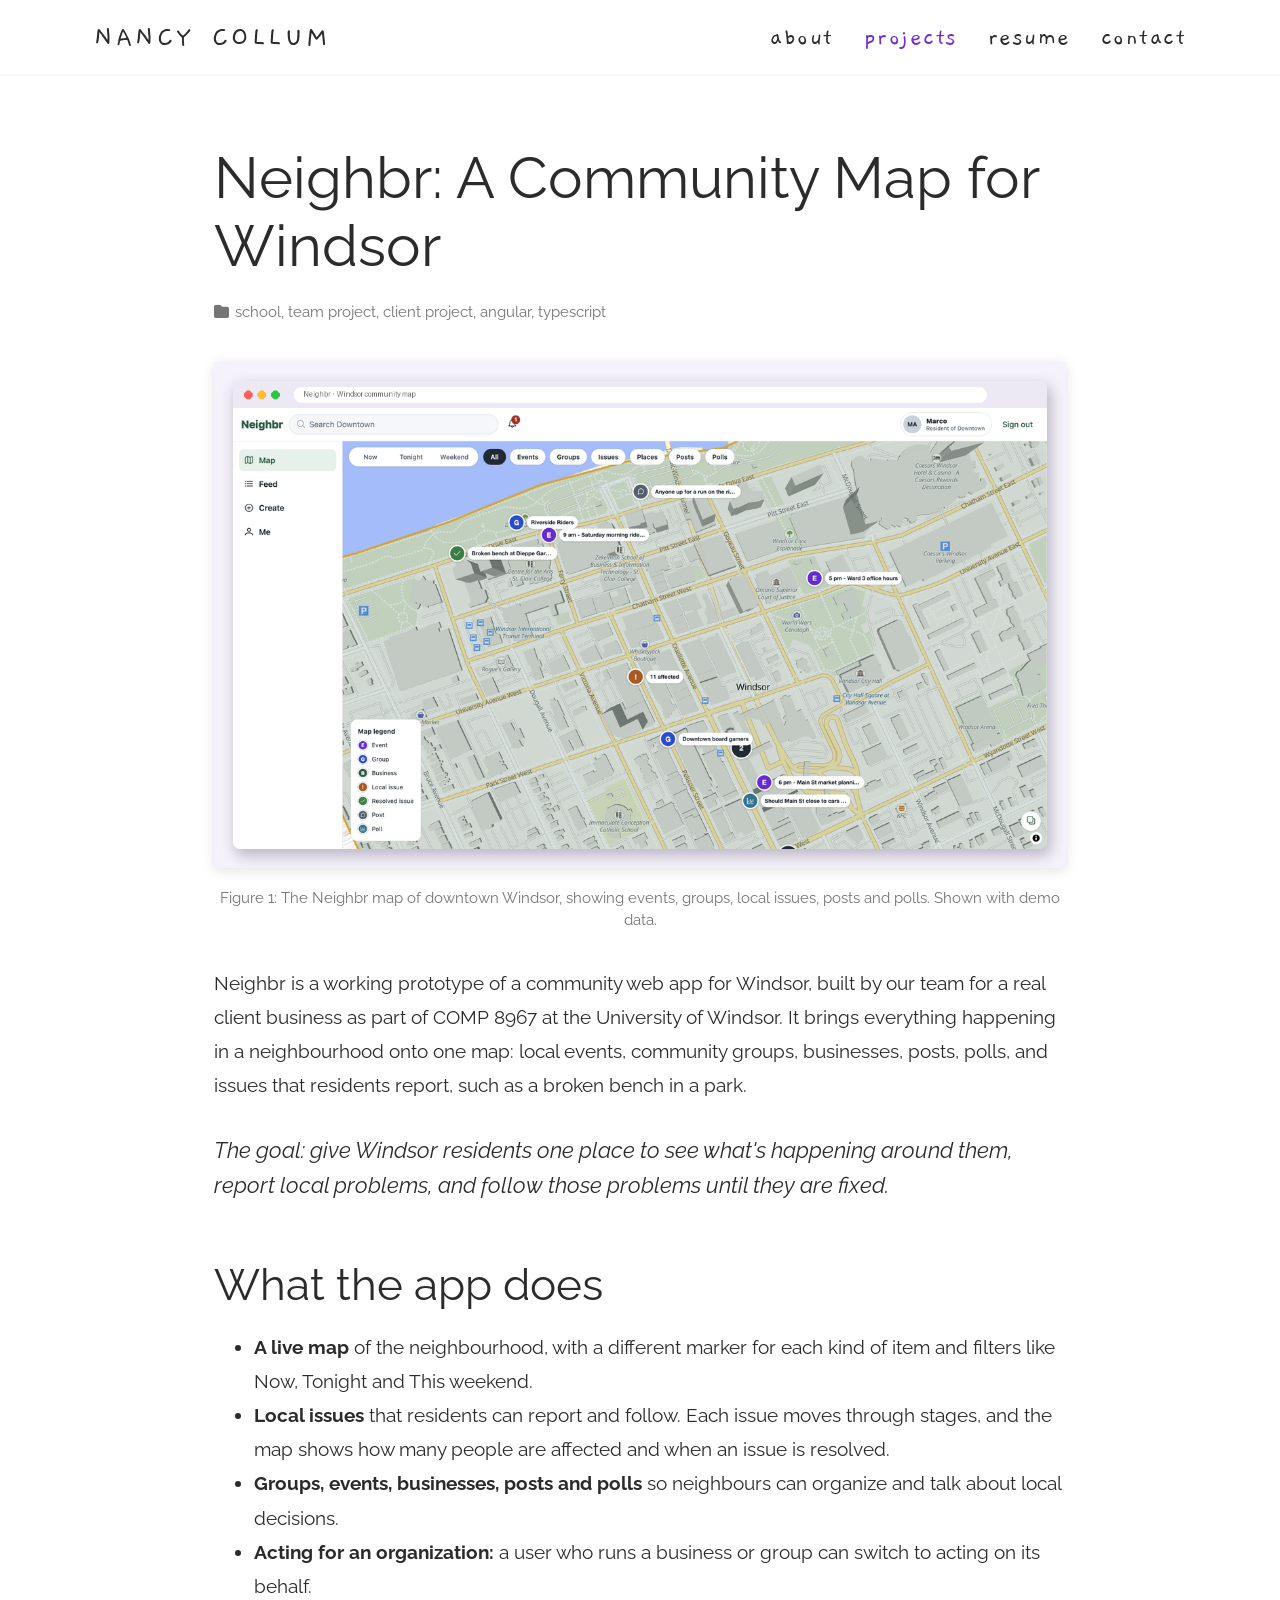
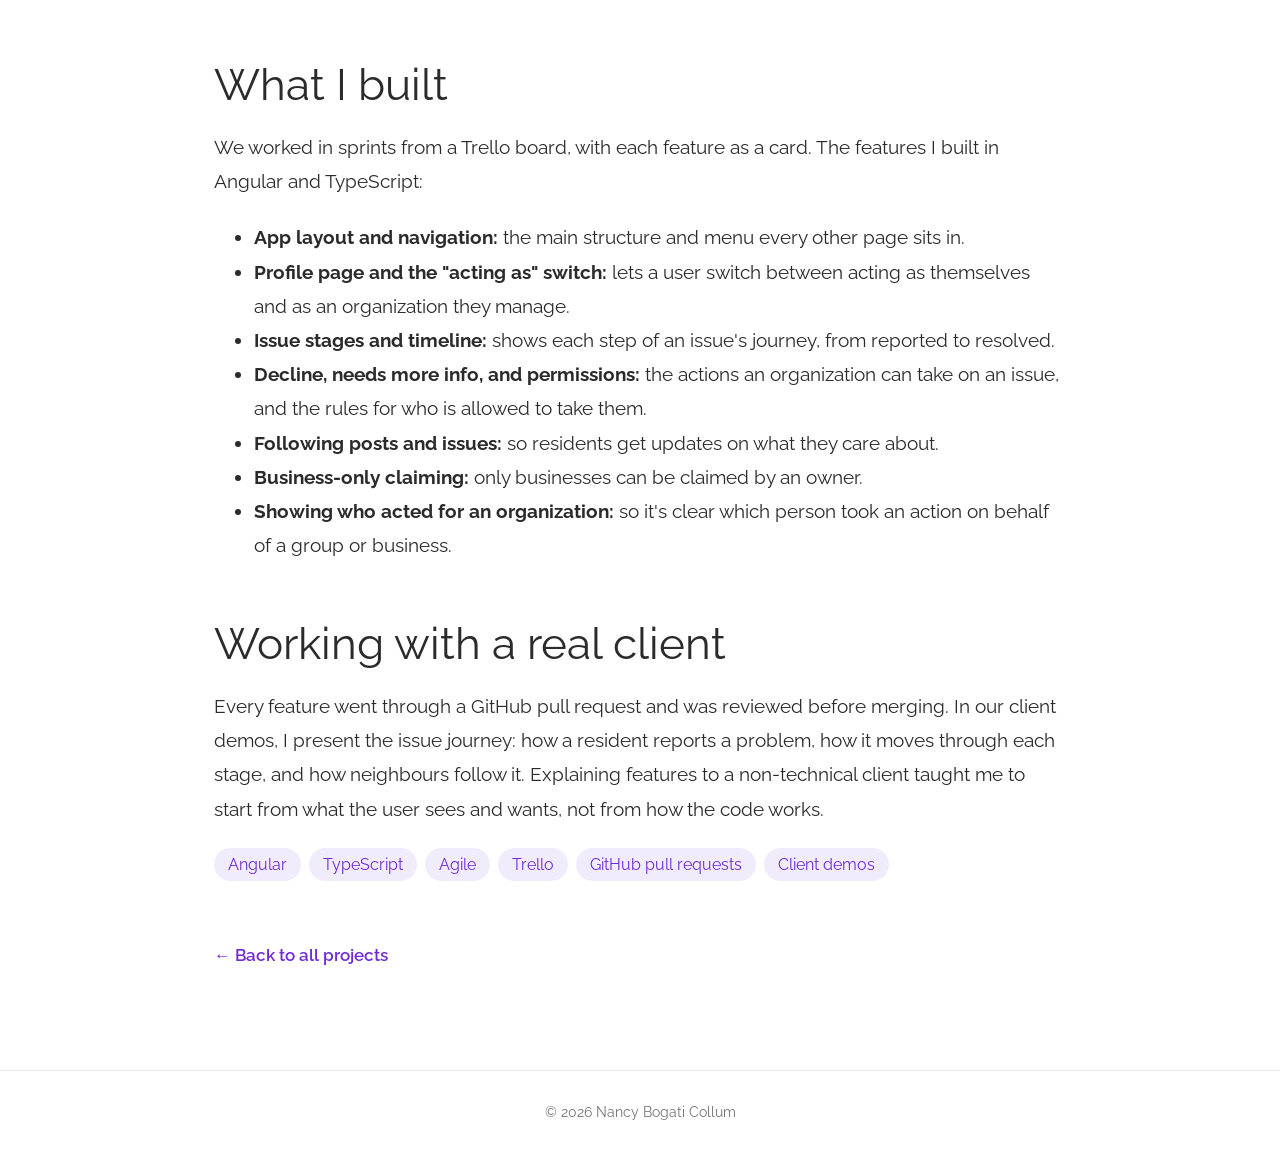
<file: projects/neighbr/index.html>
<!DOCTYPE html>
<html lang="en">
<head>
<meta charset="utf-8">
<meta name="viewport" content="width=device-width, initial-scale=1">
<title>Neighbr: A Community Map for Windsor | Nancy Bogati Collum</title>
<meta name="description" content="Neighbr: A Community Map for Windsor, a project by Nancy Bogati Collum.">
<meta name="theme-color" content="#712bd6">
<link rel="preconnect" href="https://fonts.googleapis.com">
<link rel="preconnect" href="https://fonts.gstatic.com" crossorigin>
<link href="https://fonts.googleapis.com/css2?family=Gaegu&family=Lora:ital@1&family=Raleway:ital,wght@0,400;0,600;1,400&display=swap" rel="stylesheet">
<link rel="stylesheet" href="https://cdnjs.cloudflare.com/ajax/libs/font-awesome/6.5.1/css/all.min.css">
<link rel="stylesheet" href="../../style.css">

</head>
<body>
<header class="navbar"><div class="navbar-inner">
  <a class="brand" href="../../index.html">Nancy Collum</a>
  <nav class="nav" aria-label="Main">
    <a href="../../index.html">about</a>
    <a href="../../projects.html" class="active" aria-current="page">projects</a>
    <a href="../../assets/Nancy_Collum_Resume.pdf" target="_blank" rel="noopener">resume</a>
    <a href="../../contact.html">contact</a>
  </nav>
</div></header>
<main class="post">
<h1>Neighbr: A Community Map for Windsor</h1>
<p class="meta"><i class="fas fa-folder"></i>school, team project, client project, angular, typescript</p>

<figure><img src="../../img/neighbr.png" alt="Figure 1: The Neighbr map of downtown Windsor, showing events, groups, local issues, posts and polls. Shown with demo data."><figcaption>Figure 1: The Neighbr map of downtown Windsor, showing events, groups, local issues, posts and polls. Shown with demo data.</figcaption></figure>
<p>Neighbr is a working prototype of a community web app for Windsor, built by our team for a real client business as part of COMP 8967 at the University of Windsor. It brings everything happening in a neighbourhood onto one map: local events, community groups, businesses, posts, polls, and issues that residents report, such as a broken bench in a park.</p>
<p class="question">The goal: give Windsor residents one place to see what's happening around them, report local problems, and follow those problems until they are fixed.</p>

<h2>What the app does</h2>
<ul>
<li><b>A live map</b> of the neighbourhood, with a different marker for each kind of item and filters like Now, Tonight and This weekend.</li>
<li><b>Local issues</b> that residents can report and follow. Each issue moves through stages, and the map shows how many people are affected and when an issue is resolved.</li>
<li><b>Groups, events, businesses, posts and polls</b> so neighbours can organize and talk about local decisions.</li>
<li><b>Acting for an organization:</b> a user who runs a business or group can switch to acting on its behalf.</li>
</ul>

<h2>What I built</h2>
<p>We worked in sprints from a Trello board, with each feature as a card. The features I built in Angular and TypeScript:</p>
<ul>
<li><b>App layout and navigation:</b> the main structure and menu every other page sits in.</li>
<li><b>Profile page and the "acting as" switch:</b> lets a user switch between acting as themselves and as an organization they manage.</li>
<li><b>Issue stages and timeline:</b> shows each step of an issue's journey, from reported to resolved.</li>
<li><b>Decline, needs more info, and permissions:</b> the actions an organization can take on an issue, and the rules for who is allowed to take them.</li>
<li><b>Following posts and issues:</b> so residents get updates on what they care about.</li>
<li><b>Business-only claiming:</b> only businesses can be claimed by an owner.</li>
<li><b>Showing who acted for an organization:</b> so it's clear which person took an action on behalf of a group or business.</li>
</ul>

<h2>Working with a real client</h2>
<p>Every feature went through a GitHub pull request and was reviewed before merging. In our client demos, I present the issue journey: how a resident reports a problem, how it moves through each stage, and how neighbours follow it. Explaining features to a non-technical client taught me to start from what the user sees and wants, not from how the code works.</p>

<ul class="stack"><li>Angular</li><li>TypeScript</li><li>Agile</li><li>Trello</li><li>GitHub pull requests</li><li>Client demos</li></ul>

<a class="back" href="../../projects.html">&larr; Back to all projects</a>
</main>
<footer>© 2026 Nancy Bogati Collum</footer>

</body>
</html>
</file>
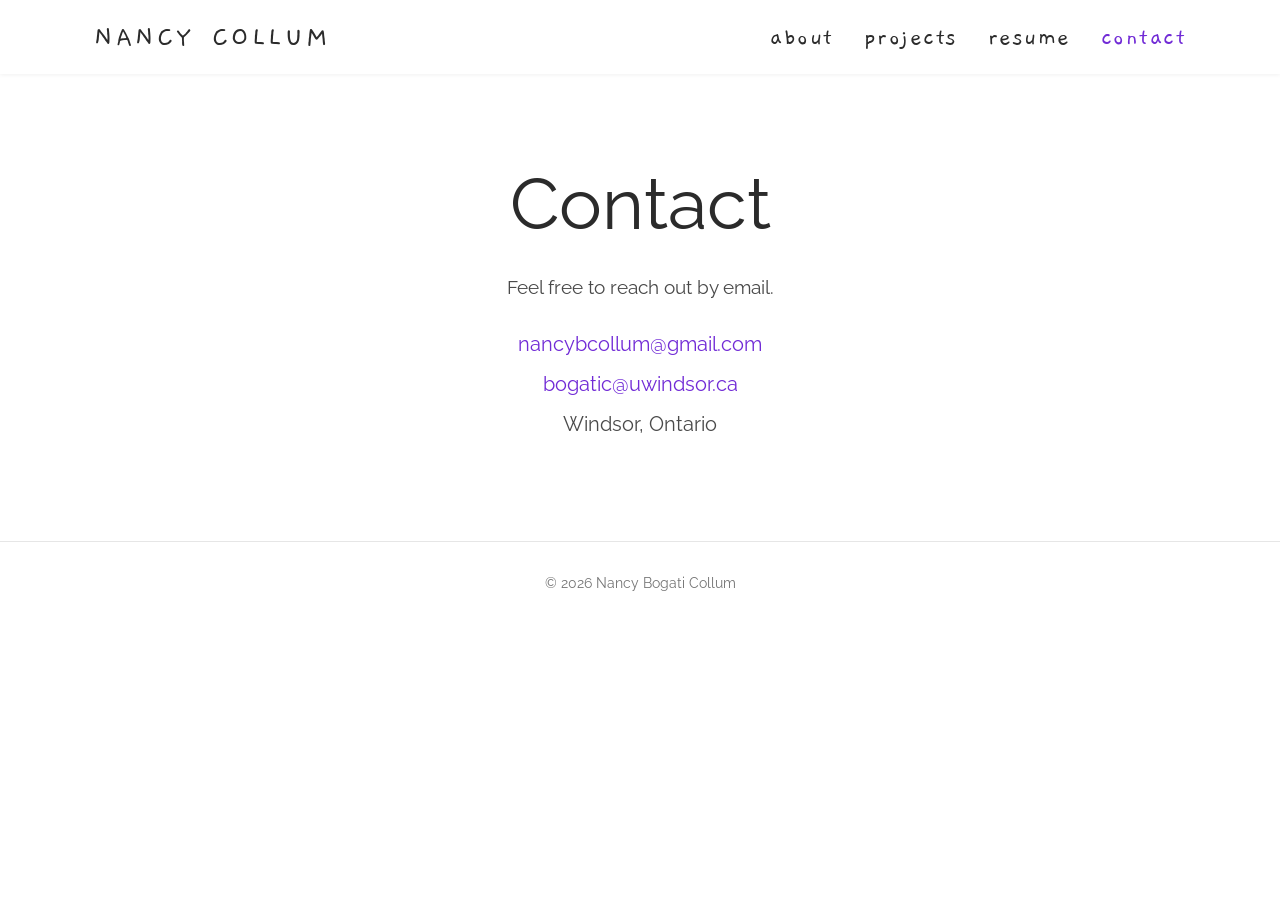
<file: contact.html>
<!DOCTYPE html>
<html lang="en">
<head>
<meta charset="utf-8">
<meta name="viewport" content="width=device-width, initial-scale=1">
<title>Contact | Nancy Bogati Collum</title>
<meta name="description" content="Nancy Bogati Collum, Master of Applied Computing student at the University of Windsor. Database and data analytics projects.">
<meta name="theme-color" content="#712bd6">
<link rel="preconnect" href="https://fonts.googleapis.com">
<link rel="preconnect" href="https://fonts.gstatic.com" crossorigin>
<link href="https://fonts.googleapis.com/css2?family=Gaegu&family=Lora:ital@1&family=Raleway:wght@400;600&display=swap" rel="stylesheet">
<link rel="stylesheet" href="https://cdnjs.cloudflare.com/ajax/libs/font-awesome/6.5.1/css/all.min.css">
<link rel="stylesheet" href="style.css">
</head>
<body>
<header class="navbar"><div class="navbar-inner">
  <a class="brand" href="index.html">Nancy Collum</a>
  <nav class="nav" aria-label="Main">
    <a href="index.html">about</a>
    <a href="projects.html">projects</a>
    <a href="assets/Nancy_Collum_Resume.pdf" target="_blank" rel="noopener">resume</a>
    <a href="contact.html" class="active" aria-current="page">contact</a>
  </nav>
</div></header>
<main>
<h1 class="page-title">Contact</h1>
<section class="contact">
  <p>Feel free to reach out by email.</p>
  <div class="lines">
    <a href="mailto:nancybcollum@gmail.com">nancybcollum@gmail.com</a>
    <a href="mailto:bogatic@uwindsor.ca">bogatic@uwindsor.ca</a>
    <span>Windsor, Ontario</span>
  </div>
</section>
</main>
<footer>© 2026 Nancy Bogati Collum</footer>
</body>
</html>
</file>
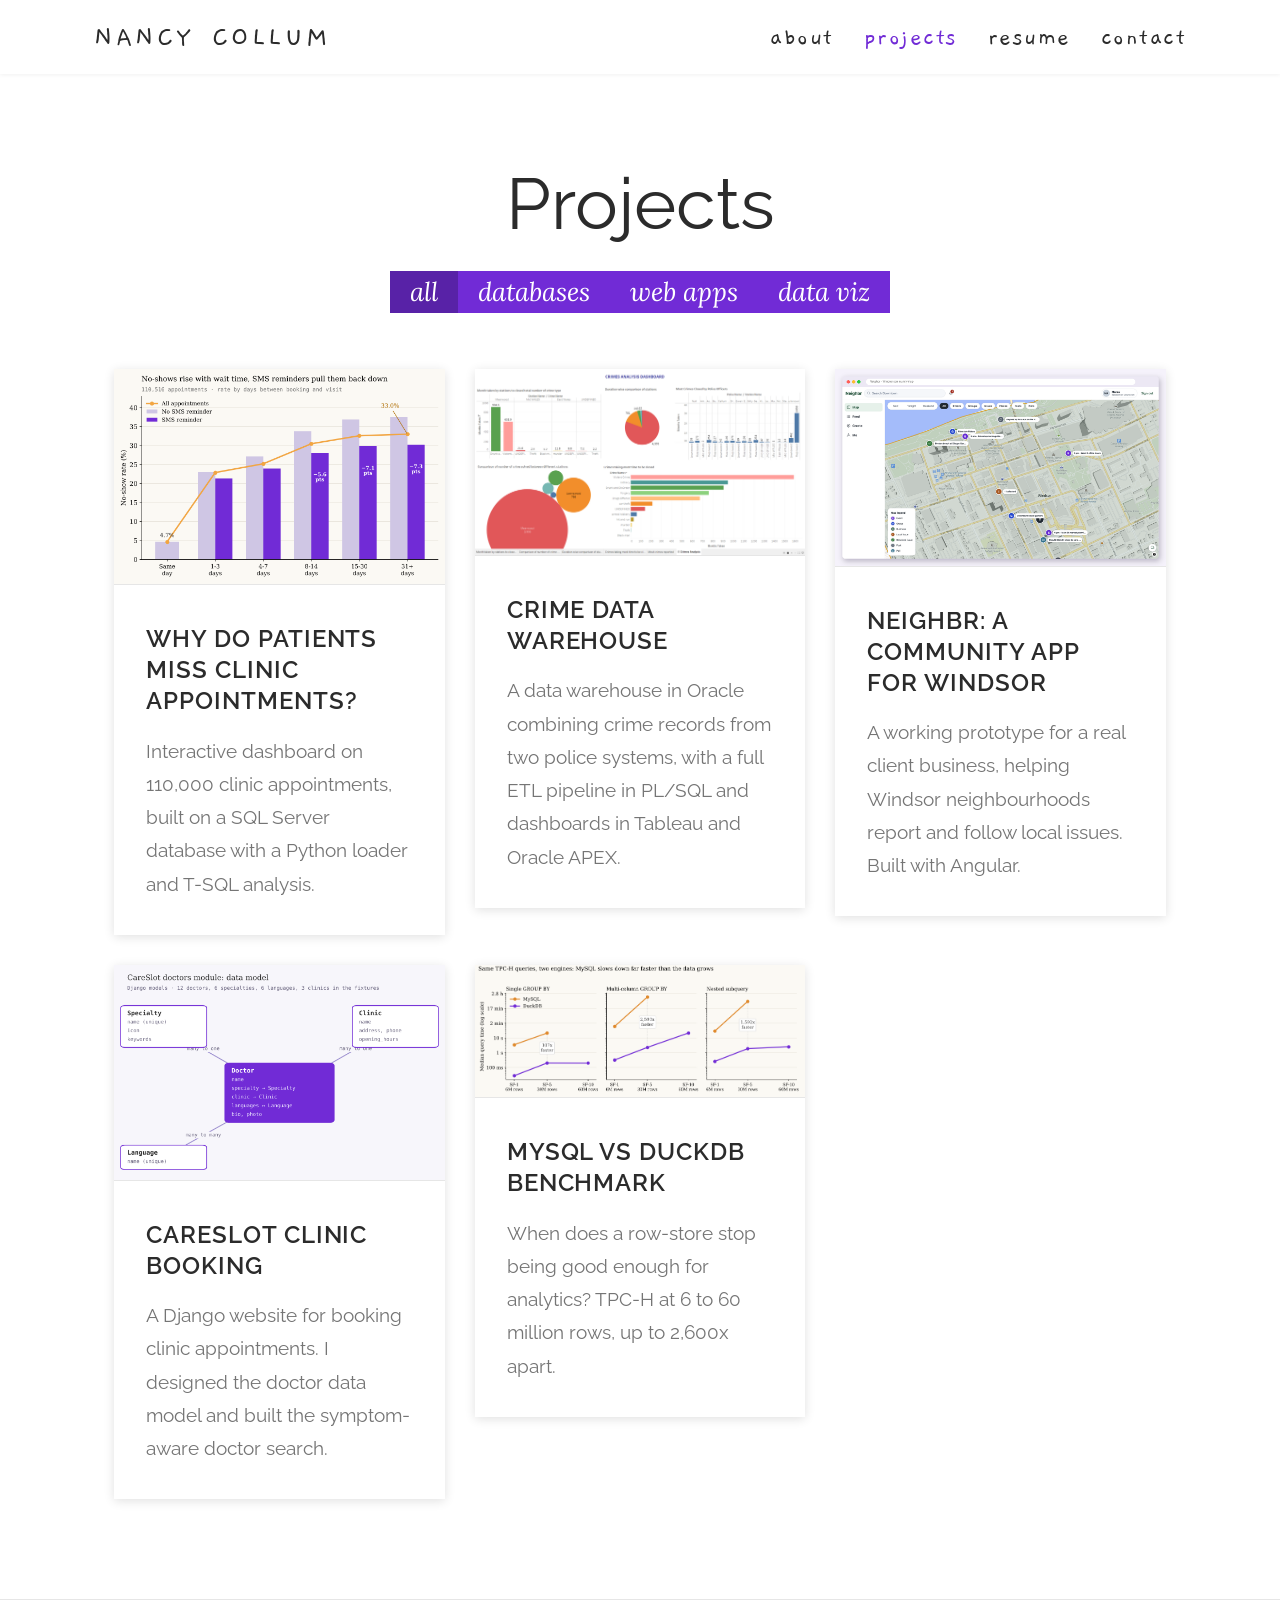
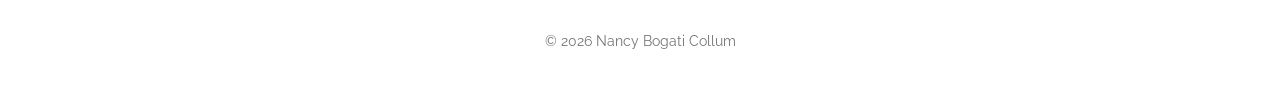
<file: projects.html>
<!DOCTYPE html>
<html lang="en">
<head>
<meta charset="utf-8">
<meta name="viewport" content="width=device-width, initial-scale=1">
<title>Projects | Nancy Bogati Collum</title>
<meta name="description" content="Nancy Bogati Collum, Master of Applied Computing student at the University of Windsor. Database and data analytics projects.">
<meta name="theme-color" content="#712bd6">
<link rel="preconnect" href="https://fonts.googleapis.com">
<link rel="preconnect" href="https://fonts.gstatic.com" crossorigin>
<link href="https://fonts.googleapis.com/css2?family=Gaegu&family=Lora:ital@1&family=Raleway:wght@400;600&display=swap" rel="stylesheet">
<link rel="stylesheet" href="https://cdnjs.cloudflare.com/ajax/libs/font-awesome/6.5.1/css/all.min.css">
<link rel="stylesheet" href="style.css">
</head>
<body>
<header class="navbar"><div class="navbar-inner">
  <a class="brand" href="index.html">Nancy Collum</a>
  <nav class="nav" aria-label="Main">
    <a href="index.html">about</a>
    <a href="projects.html" class="active" aria-current="page">projects</a>
    <a href="assets/Nancy_Collum_Resume.pdf" target="_blank" rel="noopener">resume</a>
    <a href="contact.html">contact</a>
  </nav>
</div></header>
<main>
<h1 class="page-title">Projects</h1>
<div class="filters"><div class="filters-inner" role="group" aria-label="Filter projects">
  <button type="button" data-filter="all" aria-pressed="true">all</button>
  <button type="button" data-filter="database" aria-pressed="false">databases</button>
  <button type="button" data-filter="web" aria-pressed="false">web apps</button>
  <button type="button" data-filter="dataviz" aria-pressed="false">data viz</button>
</div></div>
<div class="grid">
  <a class="card" data-tags="database dataviz" href="projects/clinic-no-shows/">
    <img src="img/clinic-no-shows.png" alt="" loading="lazy">
    <div class="card-text"><h3>Why Do Patients Miss Clinic Appointments?</h3><p>Interactive dashboard on 110,000 clinic appointments, built on a SQL Server database with a Python loader and T-SQL analysis.</p></div>
  </a>
  <a class="card" data-tags="database dataviz" href="projects/crime-data-warehouse/">
    <img src="img/crime/tableau_dashboard.png" alt="" loading="lazy">
    <div class="card-text"><h3>Crime Data Warehouse</h3><p>A data warehouse in Oracle combining crime records from two police systems, with a full ETL pipeline in PL/SQL and dashboards in Tableau and Oracle APEX.</p></div>
  </a>
  <a class="card" data-tags="web" href="projects/neighbr/">
    <img src="img/neighbr.png" alt="" loading="lazy">
    <div class="card-text"><h3>Neighbr: A Community App for Windsor</h3><p>A working prototype for a real client business, helping Windsor neighbourhoods report and follow local issues. Built with Angular.</p></div>
  </a>
  <a class="card" data-tags="web database" href="projects/careslot/">
    <img src="img/careslot/model.png" alt="" loading="lazy">
    <div class="card-text"><h3>CareSlot Clinic Booking</h3><p>A Django website for booking clinic appointments. I designed the doctor data model and built the symptom-aware doctor search.</p></div>
  </a>
  <a class="card" data-tags="database" href="projects/mysql-vs-duckdb/">
    <img src="img/bench/latency.png" alt="" loading="lazy">
    <div class="card-text"><h3>MySQL vs DuckDB Benchmark</h3><p>When does a row-store stop being good enough for analytics? TPC-H at 6 to 60 million rows, up to 2,600x apart.</p></div>
  </a>
</div>
</main>
<footer>© 2026 Nancy Bogati Collum</footer>
<script src="script.js"></script>
</body>
</html>
</file>
<file: style.css>
:root{--purple:#712bd6;--ink:#2b2b2b;--text:#4a4a4a;--muted:#757575;--line:#e6e6e6}
*{box-sizing:border-box}
body{margin:0;background:#fff;color:var(--text);font:400 17px/1.7 "Raleway",Arial,sans-serif}
a{color:var(--purple);text-decoration:none}
a:hover{text-decoration:underline}
a:focus-visible,button:focus-visible{outline:2px solid var(--purple);outline-offset:3px}

/* header */
.navbar{position:sticky;top:0;z-index:10;background:rgba(255,255,255,.96);box-shadow:0 1px 4px rgba(0,0,0,.06)}
.navbar-inner{max-width:1140px;margin:0 auto;padding:22px 24px;display:flex;justify-content:space-between;align-items:center;flex-wrap:wrap;gap:12px}
.brand{font:400 30px/1 "Gaegu",cursive;letter-spacing:.12em;text-transform:uppercase;color:var(--ink)}
.brand:hover{text-decoration:none}
.nav{display:flex;gap:30px;align-items:center}
.nav a{font:400 25px/1 "Gaegu",cursive;letter-spacing:.06em;color:var(--ink)}
.nav a.active,.nav a:hover{color:var(--purple);text-decoration:none}

/* about page */
.about{max-width:1140px;margin:0 auto;padding:96px 24px 80px;display:grid;grid-template-columns:1.75fr 1fr;gap:64px;align-items:start}
.profile{text-align:center}
.avatar{width:210px;height:210px;border-radius:50%;margin:0 auto 22px;background:#efe8fb;display:grid;place-items:center;overflow:hidden}
.avatar img{width:100%;height:100%;object-fit:cover}
.avatar span{font:600 64px "Raleway",sans-serif;color:var(--purple);opacity:.6}
.profile h2{font:400 44px/1.2 "Raleway",sans-serif;color:var(--ink);margin:36px 0 20px;letter-spacing:.02em}
.profile .role{margin:0 0 36px;font:400 22px/1.4 "Lora",Georgia,serif;letter-spacing:.06em;color:var(--muted)}
.profile .org{margin:0 0 18px;color:var(--muted);font-size:16px}
.social{display:flex;justify-content:center;gap:18px;list-style:none;padding:0;margin:0}
.social a{display:inline-grid;place-items:center;color:var(--purple);font-size:46px}
.social a:hover{text-decoration:none;opacity:.8}
.social svg{width:26px;height:26px;fill:currentColor}
.bio h1{font:600 38px/1.2 "Raleway",sans-serif;color:var(--ink);margin:0 0 20px}
.bio p{margin:0 0 16px}
.bio .resume-links a{font-weight:600}
.bio h3{font:600 22px "Raleway",sans-serif;color:var(--ink);margin:30px 0 10px}
.cols{display:grid;grid-template-columns:1fr 1fr;gap:30px}
.ul-interests{padding-left:20px;margin:0}
.ul-edu{list-style:none;padding:0;margin:0}
.ul-edu li{display:flex;gap:12px;margin-bottom:14px}
.ul-edu svg{flex:none;width:22px;height:22px;fill:var(--ink);margin-top:3px}
.ul-edu .course{font-weight:600;color:var(--ink);margin:0;line-height:1.4}
.ul-edu .inst{margin:0;color:var(--muted);font-size:15px;line-height:1.5}

.band{background:#f7f7f7;border-top:1px solid var(--line);border-bottom:1px solid var(--line)}
.band-inner{max-width:1140px;margin:0 auto;padding:56px 24px;display:grid;grid-template-columns:1fr 2fr;gap:56px}
.band h2{font:600 30px "Raleway",sans-serif;color:var(--ink);margin:0}
.band ul{margin:0;padding-left:20px}
.band li{margin-bottom:8px}
.band b{color:var(--ink)}

/* projects page */
.page-title{text-align:center;font:400 72px/1.1 "Raleway",sans-serif;color:var(--ink);margin:90px 0 28px}
.filters{display:flex;justify-content:center;margin:0 auto 56px;padding:0 16px}
.filters-inner{display:flex;flex-wrap:wrap;background:var(--purple)}
.filters button{font:italic 400 26px/1 "Lora",Georgia,serif;color:#fff;background:transparent;border:0;padding:8px 20px;cursor:pointer}
.filters button[aria-pressed="true"]{background:rgba(0,0,0,.22)}
.filters button:hover{background:rgba(0,0,0,.12)}
.grid{max-width:1100px;margin:0 auto 100px;padding:0 24px;display:grid;grid-template-columns:repeat(auto-fill,minmax(300px,1fr));gap:30px;align-items:start}
.card{margin:0;background:#fff;box-shadow:0 2px 10px rgba(0,0,0,.12);display:block;color:inherit}
.card:hover{text-decoration:none;box-shadow:0 4px 18px rgba(0,0,0,.18)}
.card[hidden]{display:none}
.card img{display:block;width:100%;height:auto;border-bottom:1px solid var(--line)}
.card-text{padding:38px 32px 34px}
.card h3{font:600 24px/1.3 "Raleway",sans-serif;text-transform:uppercase;letter-spacing:.04em;color:var(--ink);margin:0 0 18px}
.card p{margin:0;color:var(--muted);font-size:19px;line-height:1.75}

/* contact page */
.contact{max-width:760px;margin:0 auto 100px;padding:0 24px;text-align:center}
.contact p{font-size:19px}
.contact .lines{display:flex;flex-direction:column;gap:6px;margin-top:24px;font-size:20px}

footer{border-top:1px solid var(--line);text-align:center;color:var(--muted);font-size:14px;padding:30px 24px 40px}

@media (max-width:860px){
  .about,.band-inner{grid-template-columns:1fr;gap:32px;padding-top:48px}
  .page-title{font-size:52px;margin-top:56px}
  .nav{gap:20px}.nav a{font-size:22px}.brand{font-size:26px}
  .filters button{font-size:21px;padding:7px 14px}
}
@media (max-width:520px){.cols{grid-template-columns:1fr}.avatar{width:190px;height:190px}}

.bio{font-size:21px;line-height:1.75;color:var(--ink)}
.bio p{margin:0 0 30px}
.meta-line i{margin-right:10px}
.bio h3{font:400 32px "Raleway",sans-serif;margin:56px 0 14px}
.ul-interests{padding-left:40px}
.ul-interests li{margin-bottom:6px}
.ul-edu i{font-size:22px;margin-top:8px;color:var(--ink)}
.ul-edu .course{font-weight:400}
.ul-edu .inst{font-size:18px}
@media (max-width:860px){.about{grid-template-columns:1fr}.profile{order:-1}.profile h2{margin-top:24px}.bio{font-size:18px}}

/* project write-up pages */
.post{max-width:900px;margin:0 auto;padding:70px 24px 100px;color:var(--ink)}
.post h1{font:400 clamp(36px,5vw,58px)/1.18 "Raleway",sans-serif;margin:0 0 18px}
.post .meta{color:var(--muted);font-size:15px;margin:0 0 36px}
.post .meta i{margin-right:6px}
.post p,.post li{font-size:19px;line-height:1.8}
.post p{margin:0 0 22px}
.post h2{font:400 44px/1.2 "Raleway",sans-serif;margin:56px 0 18px}
.post h3{font:400 30px/1.25 "Raleway",sans-serif;margin:40px 0 14px}
.post .question{font-style:italic;font-size:22px;line-height:1.6;margin:30px 0}
.post figure{margin:30px 0 34px;text-align:center}
.post figure img{max-width:100%;height:auto;box-shadow:0 2px 12px rgba(0,0,0,.12)}
.post figcaption{font-size:15px;color:var(--muted);margin-top:10px;line-height:1.5}
.post pre{background:#fff;box-shadow:0 2px 10px rgba(0,0,0,.08);padding:18px 20px;overflow-x:auto;font:400 14px/1.75 "Courier New",Menlo,monospace;letter-spacing:.02em;color:#444;margin:24px 0 30px}
.post pre .c{color:#999}.post pre .s{color:#7a9a2c}.post pre .n{color:#e0892b}.post pre .k{color:#712bd6}
.post code{font:400 .9em Menlo,monospace;background:#f3effb;padding:1px 5px;border-radius:3px}
.post table{border-collapse:collapse;margin:24px 0 8px;width:100%;font:16px Georgia,"Times New Roman",serif}
.post caption{caption-side:top;text-align:left;font:15px "Raleway",sans-serif;color:var(--muted);padding-bottom:8px}
.post thead th{border-top:2px solid #222;border-bottom:1px solid #222;padding:10px 12px;text-align:right;font-weight:400}
.post th:first-child,.post td:first-child{text-align:left}
.post td{padding:10px 12px;text-align:right;border-bottom:1px solid #eee}
.post tbody tr:nth-child(even){background:#faf8fe}
.post tbody tr:last-child td{border-bottom:2px solid #222}
.post .table-note{font-size:14px;color:var(--muted);margin:0 0 30px}
.post .stack{display:flex;flex-wrap:wrap;gap:8px;list-style:none;padding:0;margin:20px 0}
.post .stack li{background:#f1ecfb;color:var(--purple);border-radius:999px;padding:4px 14px;font-size:16px;line-height:1.6}
.post .back{display:inline-block;margin-top:40px;font-weight:600}
@media (max-width:700px){.post p,.post li{font-size:17px}.post h2{font-size:34px}.post .question{font-size:19px}.post table{font-size:14px}}
.post pre code{background:none;padding:0;font:inherit;border-radius:0}
</file>
